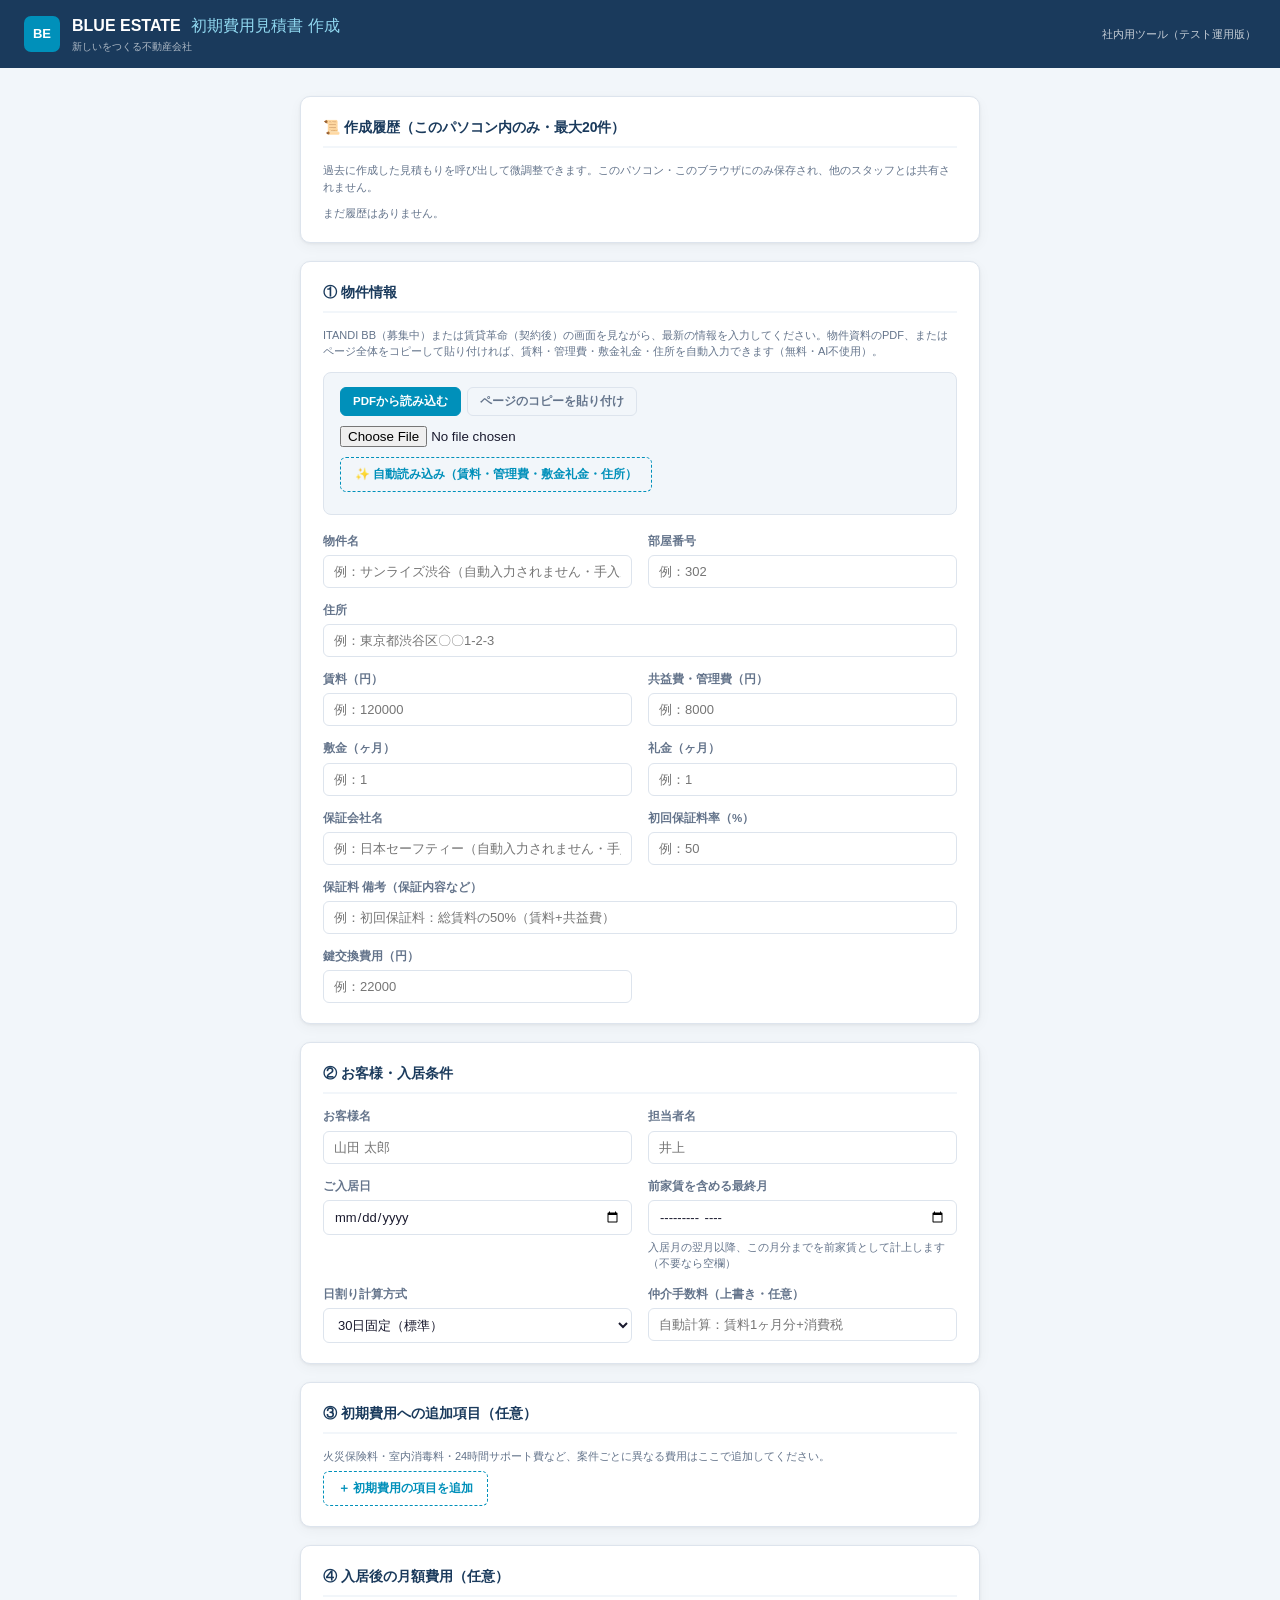
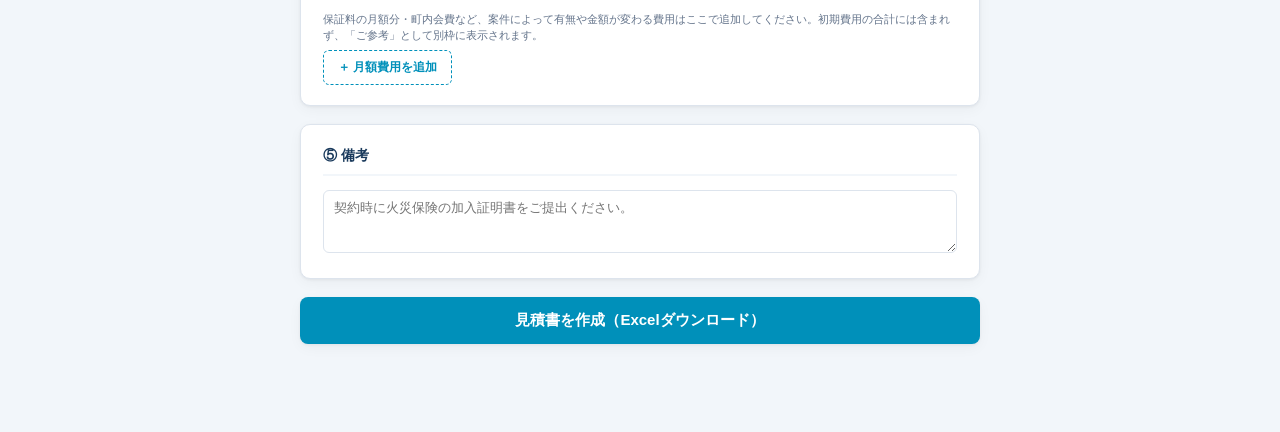
<file: estimate/index.html>
<!DOCTYPE html>
<html lang="ja">
<head>
<meta charset="UTF-8">
<meta name="viewport" content="width=device-width, initial-scale=1">
<title>初期費用見積書 作成 | BLUE ESTATE</title>
<link rel="stylesheet" href="style.css">
</head>
<body>

<header class="hdr">
  <div class="hdr-left">
    <div class="logo-mark">BE</div>
    <div>
      <div class="hdr-title">BLUE ESTATE <span>初期費用見積書 作成</span></div>
      <div class="hdr-sub">新しいをつくる不動産会社</div>
    </div>
  </div>
  <div class="hdr-right">社内用ツール（テスト運用版）</div>
</header>

<main class="main">

  <section class="card" id="history-card">
    <h2 class="card-title">📜 作成履歴（このパソコン内のみ・最大20件）</h2>
    <div class="hint" style="margin-bottom:10px;">過去に作成した見積もりを呼び出して微調整できます。このパソコン・このブラウザにのみ保存され、他のスタッフとは共有されません。</div>
    <div id="history-list"></div>
    <div id="history-empty" class="hint">まだ履歴はありません。</div>
  </section>

  <form id="estimate-form">

    <section class="card">
      <h2 class="card-title">① 物件情報</h2>
      <div class="hint" style="margin-bottom:12px;">ITANDI BB（募集中）または賃貸革命（契約後）の画面を見ながら、最新の情報を入力してください。物件資料のPDF、またはページ全体をコピーして貼り付ければ、賃料・管理費・敷金礼金・住所を自動入力できます（無料・AI不使用）。</div>

      <div class="autofill-box">
        <div class="autofill-tabs">
          <button type="button" class="autofill-tab active" data-tab="pdf">PDFから読み込む</button>
          <button type="button" class="autofill-tab" data-tab="text">ページのコピーを貼り付け</button>
        </div>
        <div class="autofill-pane" data-pane="pdf">
          <input type="file" id="autofillPdf" accept="application/pdf">
        </div>
        <div class="autofill-pane" data-pane="text" hidden>
          <textarea id="autofillText" rows="4" placeholder="物件ページを開いて全選択（Ctrl+A / Cmd+A）→コピーし、ここに貼り付けてください"></textarea>
        </div>
        <button type="button" class="btn-add" id="autofill-run">✨ 自動読み込み（賃料・管理費・敷金礼金・住所）</button>
        <div id="autofill-status" class="hint" style="margin-top:8px;"></div>
        <div id="autofill-reference" class="autofill-reference" hidden>
          <div class="autofill-reference-title">📋 参考：保証会社・その他経費に関する記載（自動入力はされません。読んで③④に手動で追加してください）</div>
          <pre id="autofill-reference-text"></pre>
        </div>
      </div>

      <div class="field-grid">
        <div class="field">
          <label for="propertyName">物件名</label>
          <input type="text" id="propertyName" placeholder="例：サンライズ渋谷（自動入力されません・手入力）" required>
        </div>
        <div class="field">
          <label for="roomNo">部屋番号</label>
          <input type="text" id="roomNo" placeholder="例：302" required>
        </div>
        <div class="field" style="grid-column: 1 / -1;">
          <label for="address">住所</label>
          <input type="text" id="address" placeholder="例：東京都渋谷区〇〇1-2-3">
        </div>
        <div class="field">
          <label for="rent">賃料（円）</label>
          <input type="number" id="rent" placeholder="例：120000" required>
        </div>
        <div class="field">
          <label for="kyoueki">共益費・管理費（円）</label>
          <input type="number" id="kyoueki" placeholder="例：8000">
        </div>
        <div class="field">
          <label for="shikikinMonths">敷金（ヶ月）</label>
          <input type="number" id="shikikinMonths" step="0.5" placeholder="例：1">
        </div>
        <div class="field">
          <label for="reikinMonths">礼金（ヶ月）</label>
          <input type="number" id="reikinMonths" step="0.5" placeholder="例：1">
        </div>
        <div class="field">
          <label for="hoshouGaisha">保証会社名</label>
          <input type="text" id="hoshouGaisha" placeholder="例：日本セーフティー（自動入力されません・手入力）">
        </div>
        <div class="field">
          <label for="hoshouRate">初回保証料率（%）</label>
          <input type="number" id="hoshouRate" step="1" placeholder="例：50">
        </div>
        <div class="field" style="grid-column: 1 / -1;">
          <label for="hoshouNote">保証料 備考（保証内容など）</label>
          <input type="text" id="hoshouNote" placeholder="例：初回保証料：総賃料の50%（賃料+共益費）">
        </div>
        <div class="field">
          <label for="kagiKoukan">鍵交換費用（円）</label>
          <input type="number" id="kagiKoukan" placeholder="例：22000">
        </div>
      </div>
    </section>

    <section class="card">
      <h2 class="card-title">② お客様・入居条件</h2>
      <div class="field-grid">
        <div class="field">
          <label for="customerName">お客様名</label>
          <input type="text" id="customerName" placeholder="山田 太郎" required>
        </div>
        <div class="field">
          <label for="staffName">担当者名</label>
          <input type="text" id="staffName" placeholder="井上">
        </div>
        <div class="field">
          <label for="moveinDate">ご入居日</label>
          <input type="date" id="moveinDate" required>
        </div>
        <div class="field">
          <label for="zenyachinUntil">前家賃を含める最終月</label>
          <input type="month" id="zenyachinUntil">
          <div class="hint">入居月の翌月以降、この月分までを前家賃として計上します（不要なら空欄）</div>
        </div>
        <div class="field">
          <label for="prorationMethod">日割り計算方式</label>
          <select id="prorationMethod">
            <option value="fixed30">30日固定（標準）</option>
            <option value="actual_days">実日数按分</option>
          </select>
        </div>
        <div class="field">
          <label for="chukaiOverride">仲介手数料（上書き・任意）</label>
          <input type="number" id="chukaiOverride" placeholder="自動計算：賃料1ヶ月分+消費税">
        </div>
      </div>
    </section>

    <section class="card">
      <h2 class="card-title">③ 初期費用への追加項目（任意）</h2>
      <div class="hint">火災保険料・室内消毒料・24時間サポート費など、案件ごとに異なる費用はここで追加してください。</div>
      <div id="extra-line-items"></div>
      <button type="button" class="btn-add" id="add-line-item">＋ 初期費用の項目を追加</button>
    </section>

    <section class="card">
      <h2 class="card-title">④ 入居後の月額費用（任意）</h2>
      <div class="hint">保証料の月額分・町内会費など、案件によって有無や金額が変わる費用はここで追加してください。初期費用の合計には含まれず、「ご参考」として別枠に表示されます。</div>
      <div id="monthly-items"></div>
      <button type="button" class="btn-add" id="add-monthly-item">＋ 月額費用を追加</button>
    </section>

    <section class="card">
      <h2 class="card-title">⑤ 備考</h2>
      <div class="field">
        <textarea id="biko" rows="3" placeholder="契約時に火災保険の加入証明書をご提出ください。"></textarea>
      </div>
    </section>

    <button type="submit" class="btn-primary" id="submit-btn">見積書を作成（Excelダウンロード）</button>

    <div id="result" class="result"></div>
  </form>
</main>

<template id="line-item-tpl">
  <div class="dyn-row">
    <select class="li-category">
      <option value="賃料">賃料</option>
      <option value="共益費">共益費</option>
      <option value="前家賃">前家賃</option>
      <option value="敷金・礼金">敷金・礼金</option>
      <option value="保証料">保証料</option>
      <option value="諸費用" selected>諸費用</option>
      <option value="仲介手数料">仲介手数料</option>
    </select>
    <input type="text" class="li-name" placeholder="項目名">
    <input type="number" class="li-amount" placeholder="金額">
    <input type="text" class="li-note" placeholder="備考（任意）">
    <button type="button" class="btn-remove">削除</button>
  </div>
</template>

<template id="monthly-item-tpl">
  <div class="dyn-row">
    <input type="text" class="mi-name" placeholder="例：月額保証料（〇〇）">
    <input type="number" class="mi-amount" placeholder="金額／月">
    <input type="text" class="mi-note" placeholder="備考（任意）">
    <button type="button" class="btn-remove">削除</button>
  </div>
</template>

<script src="calc.js"></script>
<script src="generate.js"></script>
<script src="parse.js"></script>
<script src="vendor/exceljs.min.js"></script>
<script src="vendor/pdf.min.js"></script>
<script src="app.js"></script>
</body>
</html>
</file>
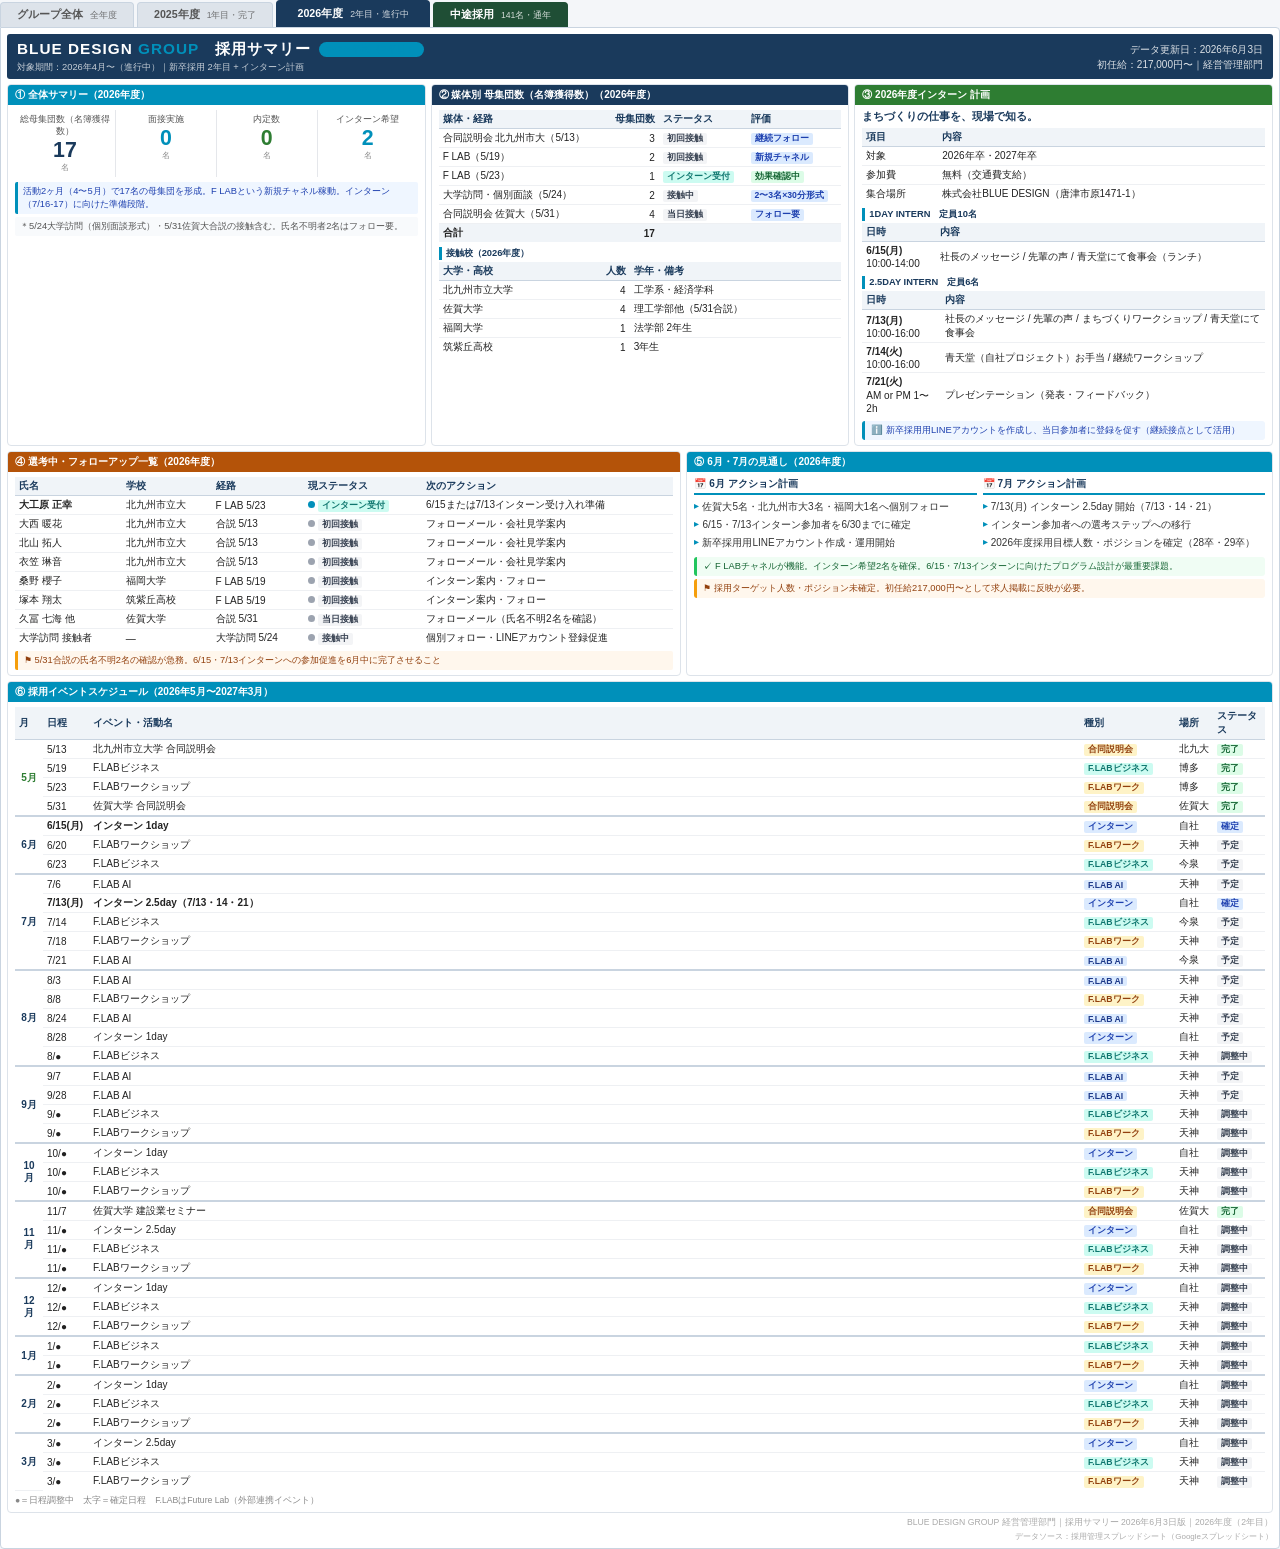
<file: index_recruit.html>
<!DOCTYPE html>
<html lang="ja">
<head>
<meta charset="UTF-8">
<title>BDG 採用サマリー 2026年6月</title>
<style>
  @page { size: A4 landscape; margin: 8mm; }
  * { box-sizing: border-box; margin: 0; padding: 0; }
  body { font-family: "游ゴシック体","Yu Gothic","Hiragino Kaku Gothic ProN",Arial,sans-serif; font-size: 8.5pt; color: #222; background: #f4f6f9; }

  .tab-nav { display: flex; gap: 0; margin-bottom: 0; align-items: flex-end; }
  .tab-btn {
    padding: 5px 16px; font-size: 8pt; font-weight: bold; cursor: pointer;
    border: 1px solid #c9d4e0; border-bottom: none; border-radius: 4px 4px 0 0;
    background: #dde3ea; color: #555; margin-right: 3px; transition: all 0.15s;
  }
  .tab-btn.active { background: #1A3A5C; color: #fff; border-color: #1A3A5C; padding: 6px 20px; }
  .tab-btn:hover:not(.active) { background: #c5cedb; }
  .year-badge { display: inline-block; font-size: 6.5pt; font-weight: normal; margin-left: 4px; opacity: 0.8; }

  .tab-content { display: none; }
  .tab-content.active { display: block; }

  .sheet { background: #fff; border: 1px solid #c9d4e0; border-radius: 0 4px 4px 4px; padding: 6px; }

  .header { background: #1A3A5C; color: #fff; padding: 5px 10px; display: flex; justify-content: space-between; align-items: center; margin-bottom: 5px; border-radius: 3px; }
  .header-title { font-size: 11.5pt; font-weight: bold; letter-spacing: 1px; }
  .header-title span { color: #0090BA; }
  .header-sub { font-size: 7pt; opacity: 0.75; margin-top: 1px; }
  .header-meta { font-size: 7.5pt; opacity: 0.85; text-align: right; line-height: 1.5; }
  .year-tag { display: inline-block; background: #0090BA; color: #fff; font-size: 7pt; padding: 1px 7px; border-radius: 10px; margin-left: 8px; vertical-align: middle; }

  .grid-top { display: grid; grid-template-columns: 1fr 1fr 1fr; gap: 5px; margin-bottom: 5px; }
  .grid-bot { display: grid; grid-template-columns: 1.15fr 1fr; gap: 5px; }
  .grid-2 { display: grid; grid-template-columns: 1fr 1fr; gap: 5px; margin-bottom: 5px; }

  .card { border: 1px solid #dde3ea; border-radius: 4px; overflow: hidden; background: #fff; }
  .card-header { background: #1A3A5C; color: #fff; font-size: 7.5pt; font-weight: bold; padding: 3px 7px; }
  .card-header.accent { background: #0090BA; }
  .card-header.green  { background: #2e7d32; }
  .card-header.orange { background: #b45309; }
  .card-header.life   { background: #1f5fa6; }
  .card-body { padding: 5px 7px; }

  .kpi-row { display: flex; gap: 0; }
  .kpi-box { text-align: center; flex: 1; padding: 4px 2px; border-right: 1px solid #e5e7eb; }
  .kpi-box:last-child { border-right: none; }
  .kpi-label { font-size: 6.5pt; color: #555; margin-bottom: 2px; }
  .kpi-num   { font-size: 16pt; font-weight: bold; color: #1A3A5C; line-height: 1; }
  .kpi-num.blue  { color: #0090BA; }
  .kpi-num.green { color: #2e7d32; }
  .kpi-num.red   { color: #dc2626; }
  .kpi-sub   { font-size: 6pt; color: #888; margin-top: 1px; }

  .rate-bar { margin-top: 4px; }
  .rate-bar-track { background: #e5e7eb; border-radius: 2px; height: 5px; }
  .rate-bar-fill  { border-radius: 2px; height: 5px; }
  .rate-label { display: flex; justify-content: space-between; font-size: 6.5pt; color: #666; margin-top: 1px; }

  table { width: 100%; border-collapse: collapse; font-size: 7.5pt; }
  th { background: #f0f4f8; font-weight: bold; padding: 2px 4px; text-align: left; border-bottom: 1px solid #c9d4e0; color: #1A3A5C; }
  td { padding: 2px 4px; border-bottom: 1px solid #eef0f3; vertical-align: middle; }
  tr:last-child td { border-bottom: none; }
  td.num { text-align: right; font-variant-numeric: tabular-nums; }
  .total-row { background: #f0f4f8; font-weight: bold; }

  .badge { display: inline-block; border-radius: 2px; padding: 0px 4px; font-size: 6.5pt; font-weight: bold; white-space: nowrap; }
  .badge-blue   { background: #dbeafe; color: #1e40af; }
  .badge-green  { background: #dcfce7; color: #166534; }
  .badge-red    { background: #fee2e2; color: #991b1b; }
  .badge-gray   { background: #f3f4f6; color: #374151; }
  .badge-orange { background: #fef3c7; color: #92400e; }
  .badge-teal   { background: #ccfbf1; color: #0f766e; }
  .badge-life   { background: #dbeafe; color: #1e3a8a; }

  .dot { display: inline-block; width: 7px; height: 7px; border-radius: 50%; margin-right: 3px; vertical-align: middle; flex-shrink: 0; }
  .dot-green  { background: #22c55e; }
  .dot-blue   { background: #0090BA; }
  .dot-orange { background: #f59e0b; }
  .dot-gray   { background: #9ca3af; }
  .dot-red    { background: #dc2626; }

  .outlook-cols { display: flex; gap: 6px; }
  .outlook-col  { flex: 1; }
  .outlook-month { font-weight: bold; font-size: 7.5pt; color: #1A3A5C; border-bottom: 2px solid #0090BA; margin-bottom: 3px; padding-bottom: 2px; }
  .outlook-item { font-size: 7.5pt; color: #333; padding: 2px 0 2px 8px; position: relative; }
  .outlook-item::before { content: "▸"; color: #0090BA; position: absolute; left: 0; }
  .alert-box { margin-top: 4px; padding: 3px 6px; border-radius: 3px; font-size: 7pt; }
  .alert-warn  { background: #fff7ed; border-left: 3px solid #f59e0b; color: #92400e; }
  .alert-good  { background: #f0fdf4; border-left: 3px solid #22c55e; color: #166534; }
  .alert-info  { background: #eff6ff; border-left: 3px solid #0090BA; color: #1e40af; }

  .sec-label { font-size: 7pt; font-weight: bold; color: #1A3A5C; margin: 5px 0 2px; padding-left: 4px; border-left: 3px solid #0090BA; }

  .timeline { margin-top: 3px; }
  .timeline-row { display: flex; align-items: flex-start; gap: 4px; padding: 2px 0; font-size: 7pt; border-bottom: 1px dotted #e5e7eb; }
  .timeline-row:last-child { border-bottom: none; }
  .timeline-date { color: #1A3A5C; font-weight: bold; white-space: nowrap; min-width: 52px; }
  .timeline-text { color: #444; flex: 1; }

  .footer { text-align: right; font-size: 6.5pt; color: #aaa; margin-top: 4px; }
  .data-src { font-size: 6pt; color: #aaa; margin-top: 2px; text-align: right; }

  @media print {
    body { background: #fff; }
    .tab-nav { display: none; }
    .tab-content { display: none !important; }
    .tab-content.active { display: block !important; }
    .sheet { border: none; padding: 0; }
  }
</style>
</head>
<body>

<!-- タブナビ -->
<div class="tab-nav">
  <div class="tab-btn" id="tab-all"    onclick="switchTab('all')">グループ全体 <span class="year-badge">全年度</span></div>
  <div class="tab-btn" id="tab-fy2025" onclick="switchTab('fy2025')">2025年度 <span class="year-badge">1年目・完了</span></div>
  <div class="tab-btn active" id="tab-fy2026" onclick="switchTab('fy2026')">2026年度 <span class="year-badge">2年目・進行中</span></div>
  <div class="tab-btn" id="tab-chuto" onclick="switchTab('chuto')" style="background:#1f4e35;color:#fff;border-color:#1f4e35;">中途採用 <span class="year-badge">141名・通年</span></div>
</div>

<!-- ════ TAB: グループ全体 ════ -->
<div class="tab-content" id="content-all">
<div class="sheet">
  <div class="header">
    <div>
      <div class="header-title">BLUE DESIGN <span>GROUP</span>　採用サマリー<span class="year-tag">全年度</span></div>
      <div class="header-sub">新卒・中途 採用状況レポート｜2025年度〜2026年度 累計</div>
    </div>
    <div class="header-meta">データ更新日：2026年6月3日<br>対象：2年間累計｜経営管理部門</div>
  </div>

  <div class="grid-top">
    <!-- ① 全体KPI -->
    <div class="card">
      <div class="card-header accent">① 全体サマリー（2年間累計）</div>
      <div class="card-body">
        <div class="kpi-row">
          <div class="kpi-box"><div class="kpi-label">総母集団数（名簿獲得数）</div><div class="kpi-num">35</div><div class="kpi-sub">名</div></div>
          <div class="kpi-box"><div class="kpi-label">面接実施</div><div class="kpi-num blue">2</div><div class="kpi-sub">名</div></div>
          <div class="kpi-box"><div class="kpi-label">内定数</div><div class="kpi-num green">2</div><div class="kpi-sub">名</div></div>
          <div class="kpi-box"><div class="kpi-label">入社数</div><div class="kpi-num">1</div><div class="kpi-sub">名</div></div>
          <div class="kpi-box"><div class="kpi-label">辞退数</div><div class="kpi-num red">2</div><div class="kpi-sub">名</div></div>
        </div>
        <div style="margin-top:5px;">
          <div class="rate-bar"><div class="rate-label"><span>母集団→面接率</span><span style="font-weight:bold;color:#0090BA;">5.7%</span></div><div class="rate-bar-track"><div class="rate-bar-fill" style="width:5.7%;background:#0090BA;"></div></div></div>
          <div class="rate-bar" style="margin-top:3px;"><div class="rate-label"><span>内定→入社率</span><span style="font-weight:bold;color:#2e7d32;">50%</span></div><div class="rate-bar-track"><div class="rate-bar-fill" style="width:50%;background:#2e7d32;"></div></div></div>
        </div>
        <table style="margin-top:5px;">
          <tr><th></th><th style="text-align:right;">母集団数</th><th style="text-align:right;">内定</th><th style="text-align:right;">入社</th></tr>
          <tr><td>2025年度（1年目）</td><td class="num">18</td><td class="num">2</td><td class="num">1</td></tr>
          <tr><td>2026年度（2年目）</td><td class="num">17</td><td class="num">0</td><td class="num">—</td></tr>
          <tr class="total-row"><td>合計</td><td class="num">35</td><td class="num">2</td><td class="num">1</td></tr>
        </table>
      </div>
    </div>

    <!-- ② 媒体別 -->
    <div class="card">
      <div class="card-header">② 媒体別 応募数・効果（2年間）</div>
      <div class="card-body">
        <table>
          <tr><th>媒体・経路</th><th style="text-align:right;">母集団数</th><th style="text-align:right;">内定</th><th>評価</th><th>年度</th></tr>
          <tr><td>会社説明会（西日本工業大）</td><td class="num">4</td><td class="num">1</td><td><span class="badge badge-green">高効果</span></td><td>25年度</td></tr>
          <tr><td>建築備品デザイン講習（久留米工大）</td><td class="num">9</td><td class="num">0</td><td><span class="badge badge-orange">母集団形成</span></td><td>25年度</td></tr>
          <tr><td>建設業界セミナー（佐賀大）</td><td class="num">3</td><td class="num">0</td><td><span class="badge badge-orange">インターン済</span></td><td>25年度</td></tr>
          <tr><td>直接応募（福岡工業高校）</td><td class="num">1</td><td class="num">1</td><td><span class="badge badge-green">入社済</span></td><td>25年度</td></tr>
          <tr><td>合同説明会 北九州（5/13）</td><td class="num">3</td><td class="num">0</td><td><span class="badge badge-gray">接触中</span></td><td>26年度</td></tr>
          <tr><td>F LAB（5/19・5/23）</td><td class="num">3</td><td class="num">0</td><td><span class="badge badge-blue">インターン予定</span></td><td>26年度</td></tr>
          <tr><td>合同説明会 佐賀大（5/31）</td><td class="num">4</td><td class="num">0</td><td><span class="badge badge-gray">フォロー中</span></td><td>26年度</td></tr>
          <tr><td>大学訪問・個別面談（5/24）</td><td class="num">2</td><td class="num">0</td><td><span class="badge badge-blue">接続中</span></td><td>26年度</td></tr>
          <tr class="total-row"><td>合計</td><td class="num">35</td><td class="num">2</td><td></td><td></td></tr>
        </table>
      </div>
    </div>

    <!-- ③ 年度比較 -->
    <div class="card">
      <div class="card-header green">③ 年度別比較 / 2026年度 今後の予定</div>
      <div class="card-body">
        <table>
          <tr><th>指標</th><th style="text-align:right;">2025年度</th><th style="text-align:right;">2026年度</th></tr>
          <tr><td>母集団数（名簿獲得数）</td><td class="num">18名</td><td class="num">17名</td></tr>
          <tr><td>面接数</td><td class="num">2名</td><td class="num">0名</td></tr>
          <tr><td>内定数</td><td class="num">2名</td><td class="num">0名</td></tr>
          <tr><td>入社数</td><td class="num">1名</td><td class="num">—</td></tr>
          <tr><td>インターン参加</td><td class="num">5名</td><td class="num">2名希望（6/15・7/13）</td></tr>
          <tr><td>初任給</td><td class="num">—</td><td class="num">217,000円〜</td></tr>
        </table>
        <div class="sec-label" style="margin-top:6px;">📅 2026年度インターン スケジュール</div>
        <div class="timeline">
          <div class="timeline-row"><span class="timeline-date">6/15(月)</span><span class="timeline-text">インターン 1day 開催</span></div>
          <div class="timeline-row"><span class="timeline-date">7/13(月)</span><span class="timeline-text">インターン 2.5day 開催（7/13・14・21）</span></div>
        </div>
      </div>
    </div>
  </div>
  <div class="footer">BLUE DESIGN GROUP 経営管理部門｜採用サマリー 2026年6月3日版｜全年度表示</div>
  <div class="data-src">データソース：採用管理スプレッドシート（Googleスプレッドシート）</div>
</div>
</div>


<!-- ════ TAB: 2025年度 ════ -->
<div class="tab-content" id="content-fy2025">
<div class="sheet">
  <div class="header">
    <div>
      <div class="header-title">BLUE DESIGN <span>GROUP</span>　採用サマリー<span class="year-tag">2025年度（1年目）</span></div>
      <div class="header-sub">対象期間：2025年4月〜2026年3月｜新卒採用 初年度の記録</div>
    </div>
    <div class="header-meta">データ更新日：2026年6月3日<br>活動期間：2025/4〜2026/3｜経営管理部門</div>
  </div>

  <div class="grid-top">
    <div class="card">
      <div class="card-header accent">① 全体サマリー（2025年度）</div>
      <div class="card-body">
        <div class="kpi-row">
          <div class="kpi-box"><div class="kpi-label">総母集団数（名簿獲得数）</div><div class="kpi-num">18</div><div class="kpi-sub">名</div></div>
          <div class="kpi-box"><div class="kpi-label">面接実施</div><div class="kpi-num blue">2</div><div class="kpi-sub">名</div></div>
          <div class="kpi-box"><div class="kpi-label">内定数</div><div class="kpi-num green">2</div><div class="kpi-sub">名</div></div>
          <div class="kpi-box"><div class="kpi-label">入社数</div><div class="kpi-num">1</div><div class="kpi-sub">名</div></div>
        </div>
        <div style="margin-top:5px;">
          <div class="rate-bar"><div class="rate-label"><span>母集団→面接率</span><span style="font-weight:bold;color:#0090BA;">11.1%</span></div><div class="rate-bar-track"><div class="rate-bar-fill" style="width:11.1%;background:#0090BA;"></div></div></div>
          <div class="rate-bar" style="margin-top:3px;"><div class="rate-label"><span>面接→内定率</span><span style="font-weight:bold;color:#2e7d32;">100%</span></div><div class="rate-bar-track"><div class="rate-bar-fill" style="width:100%;background:#2e7d32;"></div></div></div>
          <div class="rate-bar" style="margin-top:3px;"><div class="rate-label"><span>内定→入社率</span><span style="font-weight:bold;color:#1A3A5C;">50%</span></div><div class="rate-bar-track"><div class="rate-bar-fill" style="width:50%;background:#1A3A5C;"></div></div></div>
        </div>
        <div style="margin-top:4px;padding:3px 5px;background:#f0fdf4;border-left:3px solid #22c55e;border-radius:2px;font-size:7pt;color:#166534;">
          ✓ 初年度：面接→内定率100%。小規模接触から確実な成果を出した。
        </div>
      </div>
    </div>

    <div class="card">
      <div class="card-header">② 媒体別 応募数・効果</div>
      <div class="card-body">
        <table>
          <tr><th>媒体・経路</th><th style="text-align:right;">母集団数（名簿獲得数）</th><th style="text-align:right;">内定</th><th style="text-align:right;">入社</th><th>評価</th></tr>
          <tr><td>会社説明会（西日本工業大学）</td><td class="num">4</td><td class="num">1</td><td class="num">0</td><td><span class="badge badge-green">最高効果</span></td></tr>
          <tr><td>建設業界セミナー（佐賀大学）</td><td class="num">3</td><td class="num">0</td><td class="num">0</td><td><span class="badge badge-orange">インターン済</span></td></tr>
          <tr><td>建築備品デザイン講習（久留米工大）</td><td class="num">9</td><td class="num">0</td><td class="num">0</td><td><span class="badge badge-orange">母集団形成</span></td></tr>
          <tr><td>インターンチラシ（福岡大学）</td><td class="num">1</td><td class="num">0</td><td class="num">0</td><td><span class="badge badge-gray">接触中</span></td></tr>
          <tr><td>直接応募（福岡工業高校）</td><td class="num">1</td><td class="num">1</td><td class="num">1</td><td><span class="badge badge-green">入社済</span></td></tr>
          <tr><td>不明・その他</td><td class="num">1</td><td class="num">0</td><td class="num">0</td><td><span class="badge badge-gray">—</span></td></tr>
          <tr class="total-row"><td>合計</td><td class="num">18</td><td class="num">2</td><td class="num">1</td><td></td></tr>
        </table>
      </div>
    </div>

    <div class="card">
      <div class="card-header green">③ 職種・学校別</div>
      <div class="card-body">
        <table>
          <tr><th>区分</th><th style="text-align:right;">人数</th><th>状況</th></tr>
          <tr><td>正社員（賃貸営業）</td><td class="num">1</td><td><span class="badge badge-green">入社済</span></td></tr>
          <tr><td>新卒採用（BLUE DESIGN）</td><td class="num">1</td><td><span class="badge badge-blue">内定応諾済</span></td></tr>
          <tr><td>インターン参加済み</td><td class="num">5</td><td><span class="badge badge-orange">選考検討中</span></td></tr>
          <tr><td>接触のみ・検討中</td><td class="num">12</td><td><span class="badge badge-gray">フォロー中</span></td></tr>
        </table>
        <div style="font-size:7pt;font-weight:bold;color:#1A3A5C;margin:5px 0 2px;">学校別</div>
        <table>
          <tr><th>大学・高校</th><th style="text-align:right;">人数</th><th>経路</th></tr>
          <tr><td>久留米工業大学</td><td class="num">9</td><td>建築備品デザイン講習</td></tr>
          <tr><td>西日本工業大学</td><td class="num">4</td><td>会社説明会</td></tr>
          <tr><td>佐賀大学</td><td class="num">3</td><td>建設業界セミナー</td></tr>
          <tr><td>福岡大学</td><td class="num">1</td><td>インターンチラシ</td></tr>
          <tr><td>福岡工業高校</td><td class="num">1</td><td>直接応募</td></tr>
        </table>
      </div>
    </div>
  </div>

  <div class="grid-bot">
    <div class="card">
      <div class="card-header orange">④ 選考中・フォローアップ一覧</div>
      <div class="card-body">
        <table>
          <tr><th>氏名</th><th>学校</th><th>経路</th><th>現ステータス</th><th>次のアクション</th></tr>
          <tr><td><b>松本 海央</b></td><td>西日本工業大</td><td>会社説明会</td><td><span class="dot dot-green"></span><span class="badge badge-green">内定応諾済</span></td><td>入社日・配属確定</td></tr>
          <tr><td>寺本 想</td><td>西日本工業大</td><td>会社説明会</td><td><span class="dot dot-orange"></span><span class="badge badge-orange">インターン済</span></td><td>1次面接の可否判断</td></tr>
          <tr><td>堤 凜音南</td><td>西日本工業大</td><td>会社説明会</td><td><span class="dot dot-orange"></span><span class="badge badge-orange">インターン済</span></td><td>1次面接の可否判断</td></tr>
          <tr><td>城山 裕来</td><td>佐賀大学</td><td>建設業界セミナー</td><td><span class="dot dot-orange"></span><span class="badge badge-orange">インターン済</span></td><td>1次面接（修士1年）</td></tr>
          <tr><td>宮本 匠</td><td>佐賀大学</td><td>建設業界セミナー</td><td><span class="dot dot-orange"></span><span class="badge badge-orange">インターン済</span></td><td>1次面接の可否判断</td></tr>
          <tr><td>吉田 てる</td><td>佐賀大学</td><td>建設業界セミナー</td><td><span class="dot dot-orange"></span><span class="badge badge-orange">インターン済</span></td><td>1次面接の可否判断</td></tr>
          <tr><td>藤原 輝</td><td>福岡大学</td><td>インターンチラシ</td><td><span class="dot dot-gray"></span><span class="badge badge-gray">メール送信済</span></td><td>インターン参加意向確認</td></tr>
          <tr><td>久留米工大 9名</td><td>久留米工業大学</td><td>建築備品デザイン講習</td><td><span class="dot dot-gray"></span><span class="badge badge-gray">名刺接触</span></td><td>進路確定者の整理・クローズ推奨</td></tr>
        </table>
        <div style="margin-top:4px;padding:3px 6px;background:#fff7ed;border-left:3px solid #f59e0b;border-radius:2px;font-size:7pt;color:#92400e;">
          ⚑ インターン済5名への1次面接打診を6月中旬までに完了しないと他社内定リスクあり
        </div>
      </div>
    </div>

    <div class="card">
      <div class="card-header accent">⑤ 2025年度 残課題 / 振り返り</div>
      <div class="card-body">
        <div class="outlook-cols">
          <div class="outlook-col">
            <div class="outlook-month">📋 1年目 振り返り</div>
            <div class="outlook-item">会社説明会・直接応募が高効果（4名接触→1名内定）</div>
            <div class="outlook-item">久留米工大講習は母集団形成には有効だが早期接触の仕組みが必要</div>
            <div class="outlook-item">辞退2名：接触〜内定の期間が長いと意欲低下リスク</div>
          </div>
        </div>
        <div class="alert-box alert-warn" style="margin-top:5px;">⚑ 松本海央さん（内定応諾済）の入社手続きを最優先で進めること</div>
      </div>
    </div>
  </div>
  <div class="footer">BLUE DESIGN GROUP 経営管理部門｜採用サマリー 2026年6月3日版｜2025年度（1年目）</div>
</div>
</div>


<!-- ════ TAB: 2026年度（新卒） ════ -->
<div class="tab-content active" id="content-fy2026">
<div class="sheet">
  <div class="header">
    <div>
      <div class="header-title">BLUE DESIGN <span>GROUP</span>　採用サマリー<span class="year-tag">2026年度（2年目）</span></div>
      <div class="header-sub">対象期間：2026年4月〜（進行中）｜新卒採用 2年目 + インターン計画</div>
    </div>
    <div class="header-meta">データ更新日：2026年6月3日<br>初任給：217,000円〜｜経営管理部門</div>
  </div>

  <div class="grid-top">
    <!-- ① KPI -->
    <div class="card">
      <div class="card-header accent">① 全体サマリー（2026年度）</div>
      <div class="card-body">
        <div class="kpi-row">
          <div class="kpi-box"><div class="kpi-label">総母集団数（名簿獲得数）</div><div class="kpi-num">17</div><div class="kpi-sub">名</div></div>
          <div class="kpi-box"><div class="kpi-label">面接実施</div><div class="kpi-num blue">0</div><div class="kpi-sub">名</div></div>
          <div class="kpi-box"><div class="kpi-label">内定数</div><div class="kpi-num green">0</div><div class="kpi-sub">名</div></div>
          <div class="kpi-box"><div class="kpi-label">インターン希望</div><div class="kpi-num" style="color:#0090BA;">2</div><div class="kpi-sub">名</div></div>
        </div>
        <div style="margin-top:5px;padding:3px 5px;background:#eff6ff;border-left:3px solid #0090BA;border-radius:2px;font-size:7pt;color:#1e40af;">
          活動2ヶ月（4〜5月）で17名の母集団を形成。F LABという新規チャネル稼動。インターン（7/16-17）に向けた準備段階。
        </div>
        <div style="margin-top:3px;padding:3px 5px;background:#f8fafc;border-radius:2px;font-size:7pt;color:#555;">
          ＊5/24大学訪問（個別面談形式）・5/31佐賀大合説の接触含む。氏名不明者2名はフォロー要。
        </div>
      </div>
    </div>

    <!-- ② 媒体別 -->
    <div class="card">
      <div class="card-header">② 媒体別 母集団数（名簿獲得数）（2026年度）</div>
      <div class="card-body">
        <table>
          <tr><th>媒体・経路</th><th style="text-align:right;">母集団数</th><th>ステータス</th><th>評価</th></tr>
          <tr><td>合同説明会 北九州市大（5/13）</td><td class="num">3</td><td><span class="badge badge-gray">初回接触</span></td><td><span class="badge badge-blue">継続フォロー</span></td></tr>
          <tr><td>F LAB（5/19）</td><td class="num">2</td><td><span class="badge badge-gray">初回接触</span></td><td><span class="badge badge-blue">新規チャネル</span></td></tr>
          <tr><td>F LAB（5/23）</td><td class="num">1</td><td><span class="badge badge-teal">インターン受付</span></td><td><span class="badge badge-green">効果確認中</span></td></tr>
          <tr><td>大学訪問・個別面談（5/24）</td><td class="num">2</td><td><span class="badge badge-gray">接触中</span></td><td><span class="badge badge-blue">2〜3名×30分形式</span></td></tr>
          <tr><td>合同説明会 佐賀大（5/31）</td><td class="num">4</td><td><span class="badge badge-gray">当日接触</span></td><td><span class="badge badge-blue">フォロー要</span></td></tr>
          <tr class="total-row"><td>合計</td><td class="num">17</td><td></td><td></td></tr>
        </table>
        <div class="sec-label" style="margin-top:5px;">接触校（2026年度）</div>
        <table style="margin-top:2px;">
          <tr><th>大学・高校</th><th style="text-align:right;">人数</th><th>学年・備考</th></tr>
          <tr><td>北九州市立大学</td><td class="num">4</td><td>工学系・経済学科</td></tr>
          <tr><td>佐賀大学</td><td class="num">4</td><td>理工学部他（5/31合説）</td></tr>
          <tr><td>福岡大学</td><td class="num">1</td><td>法学部 2年生</td></tr>
          <tr><td>筑紫丘高校</td><td class="num">1</td><td>3年生</td></tr>
        </table>
      </div>
    </div>

    <!-- ③ インターン計画 -->
    <div class="card">
      <div class="card-header green">③ 2026年度インターン 計画</div>
      <div class="card-body">
        <div style="font-size:8pt;font-weight:bold;color:#1A3A5C;margin-bottom:4px;">まちづくりの仕事を、現場で知る。</div>
        <table>
          <tr><th>項目</th><th>内容</th></tr>
          <tr><td>対象</td><td>2026年卒・2027年卒</td></tr>
          <tr><td>参加費</td><td>無料（交通費支給）</td></tr>
          <tr><td>集合場所</td><td>株式会社BLUE DESIGN（唐津市原1471-1）</td></tr>
        </table>
        <div class="sec-label" style="margin-top:5px;">1DAY INTERN　定員10名</div>
        <table style="margin-top:2px;">
          <tr><th>日時</th><th>内容</th></tr>
          <tr><td><b>6/15(月)</b><br>10:00-14:00</td><td>社長のメッセージ / 先輩の声 / 青天堂にて食事会（ランチ）</td></tr>
        </table>
        <div class="sec-label" style="margin-top:5px;">2.5DAY INTERN　定員6名</div>
        <table style="margin-top:2px;">
          <tr><th>日時</th><th>内容</th></tr>
          <tr><td><b>7/13(月)</b><br>10:00-16:00</td><td>社長のメッセージ / 先輩の声 / まちづくりワークショップ / 青天堂にて食事会</td></tr>
          <tr><td><b>7/14(火)</b><br>10:00-16:00</td><td>青天堂（自社プロジェクト）お手当 / 継続ワークショップ</td></tr>
          <tr><td><b>7/21(火)</b><br>AM or PM 1〜2h</td><td>プレゼンテーション（発表・フィードバック）</td></tr>
        </table>
        <div class="alert-box alert-info" style="margin-top:5px;">ℹ️ 新卒採用用LINEアカウントを作成し、当日参加者に登録を促す（継続接点として活用）</div>
      </div>
    </div>
  </div>

  <div class="grid-bot">
    <!-- ④ 選考中一覧 -->
    <div class="card">
      <div class="card-header orange">④ 選考中・フォローアップ一覧（2026年度）</div>
      <div class="card-body">
        <table>
          <tr><th>氏名</th><th>学校</th><th>経路</th><th>現ステータス</th><th>次のアクション</th></tr>
          <tr><td><b>大工原 正幸</b></td><td>北九州市立大</td><td>F LAB 5/23</td><td><span class="dot dot-blue"></span><span class="badge badge-teal">インターン受付</span></td><td>6/15または7/13インターン受け入れ準備</td></tr>
          <tr><td>大西 暖花</td><td>北九州市立大</td><td>合説 5/13</td><td><span class="dot dot-gray"></span><span class="badge badge-gray">初回接触</span></td><td>フォローメール・会社見学案内</td></tr>
          <tr><td>北山 拓人</td><td>北九州市立大</td><td>合説 5/13</td><td><span class="dot dot-gray"></span><span class="badge badge-gray">初回接触</span></td><td>フォローメール・会社見学案内</td></tr>
          <tr><td>衣笠 琳音</td><td>北九州市立大</td><td>合説 5/13</td><td><span class="dot dot-gray"></span><span class="badge badge-gray">初回接触</span></td><td>フォローメール・会社見学案内</td></tr>
          <tr><td>桑野 櫻子</td><td>福岡大学</td><td>F LAB 5/19</td><td><span class="dot dot-gray"></span><span class="badge badge-gray">初回接触</span></td><td>インターン案内・フォロー</td></tr>
          <tr><td>塚本 翔太</td><td>筑紫丘高校</td><td>F LAB 5/19</td><td><span class="dot dot-gray"></span><span class="badge badge-gray">初回接触</span></td><td>インターン案内・フォロー</td></tr>
          <tr><td>久冨 七海 他</td><td>佐賀大学</td><td>合説 5/31</td><td><span class="dot dot-gray"></span><span class="badge badge-gray">当日接触</span></td><td>フォローメール（氏名不明2名を確認）</td></tr>
          <tr><td>大学訪問 接触者</td><td>—</td><td>大学訪問 5/24</td><td><span class="dot dot-gray"></span><span class="badge badge-gray">接触中</span></td><td>個別フォロー・LINEアカウント登録促進</td></tr>
        </table>
        <div style="margin-top:4px;padding:3px 6px;background:#fff7ed;border-left:3px solid #f59e0b;border-radius:2px;font-size:7pt;color:#92400e;">
          ⚑ 5/31合説の氏名不明2名の確認が急務。6/15・7/13インターンへの参加促進を6月中に完了させること
        </div>
      </div>
    </div>

    <!-- ⑤ 6月以降の見通し -->
    <div class="card">
      <div class="card-header accent">⑤ 6月・7月の見通し（2026年度）</div>
      <div class="card-body">
        <div class="outlook-cols">
          <div class="outlook-col">
            <div class="outlook-month">📅 6月 アクション計画</div>
            <div class="outlook-item">佐賀大5名・北九州市大3名・福岡大1名へ個別フォロー</div>
            <div class="outlook-item">6/15・7/13インターン参加者を6/30までに確定</div>
            <div class="outlook-item">新卒採用用LINEアカウント作成・運用開始</div>
          </div>
          <div class="outlook-col">
            <div class="outlook-month">📅 7月 アクション計画</div>
            <div class="outlook-item">7/13(月) インターン 2.5day 開始（7/13・14・21）</div>
            <div class="outlook-item">インターン参加者への選考ステップへの移行</div>
            <div class="outlook-item">2026年度採用目標人数・ポジションを確定（28卒・29卒）</div>
          </div>
        </div>
        <div class="alert-box alert-good" style="margin-top:5px;">✓ F LABチャネルが機能。インターン希望2名を確保。6/15・7/13インターンに向けたプログラム設計が最重要課題。</div>
        <div class="alert-box alert-warn" style="margin-top:3px;">⚑ 採用ターゲット人数・ポジション未確定。初任給217,000円〜として求人掲載に反映が必要。</div>
      </div>
    </div>
  </div>
  <!-- ⑥ 採用イベントスケジュール -->
  <div class="card" style="margin-top:5px;">
    <div class="card-header accent">⑥ 採用イベントスケジュール（2026年5月〜2027年3月）</div>
    <div class="card-body">
      <table>
        <tr><th style="width:28px;">月</th><th style="width:46px;">日程</th><th>イベント・活動名</th><th style="width:95px;">種別</th><th style="width:38px;">場所</th><th style="width:52px;">ステータス</th></tr>
        <tr><td rowspan="4" style="font-weight:bold;color:#2e7d32;text-align:center;vertical-align:middle;">5月</td><td>5/13</td><td>北九州市立大学 合同説明会</td><td><span class="badge badge-orange">合同説明会</span></td><td>北九大</td><td><span class="badge badge-green">完了</span></td></tr>
        <tr><td>5/19</td><td>F.LABビジネス</td><td><span class="badge badge-teal">F.LABビジネス</span></td><td>博多</td><td><span class="badge badge-green">完了</span></td></tr>
        <tr><td>5/23</td><td>F.LABワークショップ</td><td><span class="badge badge-orange">F.LABワーク</span></td><td>博多</td><td><span class="badge badge-green">完了</span></td></tr>
        <tr style="border-bottom:2px solid #c9d4e0;"><td>5/31</td><td>佐賀大学 合同説明会</td><td><span class="badge badge-orange">合同説明会</span></td><td>佐賀大</td><td><span class="badge badge-green">完了</span></td></tr>
        <tr><td rowspan="3" style="font-weight:bold;color:#1A3A5C;text-align:center;vertical-align:middle;">6月</td><td><b>6/15(月)</b></td><td><b>インターン 1day</b></td><td><span class="badge badge-blue">インターン</span></td><td>自社</td><td><span class="badge badge-blue">確定</span></td></tr>
        <tr><td>6/20</td><td>F.LABワークショップ</td><td><span class="badge badge-orange">F.LABワーク</span></td><td>天神</td><td><span class="badge badge-gray">予定</span></td></tr>
        <tr style="border-bottom:2px solid #c9d4e0;"><td>6/23</td><td>F.LABビジネス</td><td><span class="badge badge-teal">F.LABビジネス</span></td><td>今泉</td><td><span class="badge badge-gray">予定</span></td></tr>
        <tr><td rowspan="5" style="font-weight:bold;color:#1A3A5C;text-align:center;vertical-align:middle;">7月</td><td>7/6</td><td>F.LAB AI</td><td><span class="badge badge-life">F.LAB AI</span></td><td>天神</td><td><span class="badge badge-gray">予定</span></td></tr>
        <tr><td><b>7/13(月)</b></td><td><b>インターン 2.5day（7/13・14・21）</b></td><td><span class="badge badge-blue">インターン</span></td><td>自社</td><td><span class="badge badge-blue">確定</span></td></tr>
        <tr><td>7/14</td><td>F.LABビジネス</td><td><span class="badge badge-teal">F.LABビジネス</span></td><td>今泉</td><td><span class="badge badge-gray">予定</span></td></tr>
        <tr><td>7/18</td><td>F.LABワークショップ</td><td><span class="badge badge-orange">F.LABワーク</span></td><td>天神</td><td><span class="badge badge-gray">予定</span></td></tr>
        <tr style="border-bottom:2px solid #c9d4e0;"><td>7/21</td><td>F.LAB AI</td><td><span class="badge badge-life">F.LAB AI</span></td><td>今泉</td><td><span class="badge badge-gray">予定</span></td></tr>
        <tr><td rowspan="5" style="font-weight:bold;color:#1A3A5C;text-align:center;vertical-align:middle;">8月</td><td>8/3</td><td>F.LAB AI</td><td><span class="badge badge-life">F.LAB AI</span></td><td>天神</td><td><span class="badge badge-gray">予定</span></td></tr>
        <tr><td>8/8</td><td>F.LABワークショップ</td><td><span class="badge badge-orange">F.LABワーク</span></td><td>天神</td><td><span class="badge badge-gray">予定</span></td></tr>
        <tr><td>8/24</td><td>F.LAB AI</td><td><span class="badge badge-life">F.LAB AI</span></td><td>天神</td><td><span class="badge badge-gray">予定</span></td></tr>
        <tr><td>8/28</td><td>インターン 1day</td><td><span class="badge badge-blue">インターン</span></td><td>自社</td><td><span class="badge badge-gray">予定</span></td></tr>
        <tr style="border-bottom:2px solid #c9d4e0;"><td>8/●</td><td>F.LABビジネス</td><td><span class="badge badge-teal">F.LABビジネス</span></td><td>天神</td><td><span class="badge badge-gray">調整中</span></td></tr>
        <tr><td rowspan="4" style="font-weight:bold;color:#1A3A5C;text-align:center;vertical-align:middle;">9月</td><td>9/7</td><td>F.LAB AI</td><td><span class="badge badge-life">F.LAB AI</span></td><td>天神</td><td><span class="badge badge-gray">予定</span></td></tr>
        <tr><td>9/28</td><td>F.LAB AI</td><td><span class="badge badge-life">F.LAB AI</span></td><td>天神</td><td><span class="badge badge-gray">予定</span></td></tr>
        <tr><td>9/●</td><td>F.LABビジネス</td><td><span class="badge badge-teal">F.LABビジネス</span></td><td>天神</td><td><span class="badge badge-gray">調整中</span></td></tr>
        <tr style="border-bottom:2px solid #c9d4e0;"><td>9/●</td><td>F.LABワークショップ</td><td><span class="badge badge-orange">F.LABワーク</span></td><td>天神</td><td><span class="badge badge-gray">調整中</span></td></tr>
        <tr><td rowspan="3" style="font-weight:bold;color:#1A3A5C;text-align:center;vertical-align:middle;">10月</td><td>10/●</td><td>インターン 1day</td><td><span class="badge badge-blue">インターン</span></td><td>自社</td><td><span class="badge badge-gray">調整中</span></td></tr>
        <tr><td>10/●</td><td>F.LABビジネス</td><td><span class="badge badge-teal">F.LABビジネス</span></td><td>天神</td><td><span class="badge badge-gray">調整中</span></td></tr>
        <tr style="border-bottom:2px solid #c9d4e0;"><td>10/●</td><td>F.LABワークショップ</td><td><span class="badge badge-orange">F.LABワーク</span></td><td>天神</td><td><span class="badge badge-gray">調整中</span></td></tr>
        <tr><td rowspan="4" style="font-weight:bold;color:#1A3A5C;text-align:center;vertical-align:middle;">11月</td><td>11/7</td><td>佐賀大学 建設業セミナー</td><td><span class="badge badge-orange">合同説明会</span></td><td>佐賀大</td><td><span class="badge badge-green">完了</span></td></tr>
        <tr><td>11/●</td><td>インターン 2.5day</td><td><span class="badge badge-blue">インターン</span></td><td>自社</td><td><span class="badge badge-gray">調整中</span></td></tr>
        <tr><td>11/●</td><td>F.LABビジネス</td><td><span class="badge badge-teal">F.LABビジネス</span></td><td>天神</td><td><span class="badge badge-gray">調整中</span></td></tr>
        <tr style="border-bottom:2px solid #c9d4e0;"><td>11/●</td><td>F.LABワークショップ</td><td><span class="badge badge-orange">F.LABワーク</span></td><td>天神</td><td><span class="badge badge-gray">調整中</span></td></tr>
        <tr><td rowspan="3" style="font-weight:bold;color:#1A3A5C;text-align:center;vertical-align:middle;">12月</td><td>12/●</td><td>インターン 1day</td><td><span class="badge badge-blue">インターン</span></td><td>自社</td><td><span class="badge badge-gray">調整中</span></td></tr>
        <tr><td>12/●</td><td>F.LABビジネス</td><td><span class="badge badge-teal">F.LABビジネス</span></td><td>天神</td><td><span class="badge badge-gray">調整中</span></td></tr>
        <tr style="border-bottom:2px solid #c9d4e0;"><td>12/●</td><td>F.LABワークショップ</td><td><span class="badge badge-orange">F.LABワーク</span></td><td>天神</td><td><span class="badge badge-gray">調整中</span></td></tr>
        <tr><td rowspan="2" style="font-weight:bold;color:#1A3A5C;text-align:center;vertical-align:middle;">1月</td><td>1/●</td><td>F.LABビジネス</td><td><span class="badge badge-teal">F.LABビジネス</span></td><td>天神</td><td><span class="badge badge-gray">調整中</span></td></tr>
        <tr style="border-bottom:2px solid #c9d4e0;"><td>1/●</td><td>F.LABワークショップ</td><td><span class="badge badge-orange">F.LABワーク</span></td><td>天神</td><td><span class="badge badge-gray">調整中</span></td></tr>
        <tr><td rowspan="3" style="font-weight:bold;color:#1A3A5C;text-align:center;vertical-align:middle;">2月</td><td>2/●</td><td>インターン 1day</td><td><span class="badge badge-blue">インターン</span></td><td>自社</td><td><span class="badge badge-gray">調整中</span></td></tr>
        <tr><td>2/●</td><td>F.LABビジネス</td><td><span class="badge badge-teal">F.LABビジネス</span></td><td>天神</td><td><span class="badge badge-gray">調整中</span></td></tr>
        <tr style="border-bottom:2px solid #c9d4e0;"><td>2/●</td><td>F.LABワークショップ</td><td><span class="badge badge-orange">F.LABワーク</span></td><td>天神</td><td><span class="badge badge-gray">調整中</span></td></tr>
        <tr><td rowspan="3" style="font-weight:bold;color:#1A3A5C;text-align:center;vertical-align:middle;">3月</td><td>3/●</td><td>インターン 2.5day</td><td><span class="badge badge-blue">インターン</span></td><td>自社</td><td><span class="badge badge-gray">調整中</span></td></tr>
        <tr><td>3/●</td><td>F.LABビジネス</td><td><span class="badge badge-teal">F.LABビジネス</span></td><td>天神</td><td><span class="badge badge-gray">調整中</span></td></tr>
        <tr><td>3/●</td><td>F.LABワークショップ</td><td><span class="badge badge-orange">F.LABワーク</span></td><td>天神</td><td><span class="badge badge-gray">調整中</span></td></tr>
      </table>
      <div style="margin-top:4px;font-size:6.5pt;color:#888;">●＝日程調整中　太字＝確定日程　F.LABはFuture Lab（外部連携イベント）</div>
    </div>
  </div>

  <div class="footer">BLUE DESIGN GROUP 経営管理部門｜採用サマリー 2026年6月3日版｜2026年度（2年目）</div>
  <div class="data-src">データソース：採用管理スプレッドシート（Googleスプレッドシート）</div>
</div>
</div>


<!-- ════ TAB: 中途採用 ════ -->
<div class="tab-content" id="content-chuto">
<div class="sheet">
  <div class="header" style="background:#1f4e35;">
    <div>
      <div class="header-title">BLUE DESIGN <span>GROUP</span>　中途採用サマリー<span class="year-tag" style="background:#2e7d32;">通年</span></div>
      <div class="header-sub">対象期間：2025年6月〜2026年6月｜中途・パート・アルバイト 採用状況レポート</div>
    </div>
    <div class="header-meta">データ更新日：2026年6月3日<br>総応募141名｜全社対象｜経営管理部門</div>
  </div>

  <div class="grid-top">
    <!-- ① 全体KPI -->
    <div class="card">
      <div class="card-header" style="background:#2e7d32;">① 全体サマリー（中途採用）</div>
      <div class="card-body">
        <div class="kpi-row">
          <div class="kpi-box"><div class="kpi-label">総応募数</div><div class="kpi-num" style="color:#1f4e35;">141</div><div class="kpi-sub">名</div></div>
          <div class="kpi-box"><div class="kpi-label">面接実施</div><div class="kpi-num blue">28</div><div class="kpi-sub">名</div></div>
          <div class="kpi-box"><div class="kpi-label">内定応諾</div><div class="kpi-num green">30</div><div class="kpi-sub">名</div></div>
          <div class="kpi-box"><div class="kpi-label">辞退</div><div class="kpi-num red">28</div><div class="kpi-sub">名</div></div>
          <div class="kpi-box"><div class="kpi-label">不合格</div><div class="kpi-num" style="color:#9ca3af;">80</div><div class="kpi-sub">名</div></div>
        </div>
        <div style="margin-top:5px;">
          <div class="rate-bar"><div class="rate-label"><span>応募→内定率</span><span style="font-weight:bold;color:#2e7d32;">21.3%</span></div><div class="rate-bar-track"><div class="rate-bar-fill" style="width:21.3%;background:#2e7d32;"></div></div></div>
          <div class="rate-bar" style="margin-top:3px;"><div class="rate-label"><span>辞退率（内定後）</span><span style="font-weight:bold;color:#dc2626;">19.9%</span></div><div class="rate-bar-track"><div class="rate-bar-fill" style="width:19.9%;background:#ef4444;"></div></div></div>
        </div>
        <table style="margin-top:4px;">
          <tr><th></th><th style="text-align:right;">2025年度</th><th style="text-align:right;">2026年度</th></tr>
          <tr><td>応募数</td><td class="num">115</td><td class="num">26</td></tr>
          <tr><td>内定応諾</td><td class="num">25</td><td class="num">5</td></tr>
          <tr><td>選考中</td><td class="num">—</td><td class="num">3名</td></tr>
        </table>
      </div>
    </div>

    <!-- ② 媒体別 -->
    <div class="card">
      <div class="card-header">② 媒体別 応募数・効果</div>
      <div class="card-body">
        <table>
          <tr><th>媒体・経路</th><th style="text-align:right;">応募</th><th style="text-align:right;">内定</th><th>内定率</th><th>評価</th></tr>
          <tr><td>Indeed</td><td class="num">80</td><td class="num">15</td><td class="num">19%</td><td><span class="badge badge-blue">主力</span></td></tr>
          <tr><td>ジョブメドレー</td><td class="num">24</td><td class="num">5</td><td class="num">21%</td><td><span class="badge badge-blue">安定</span></td></tr>
          <tr><td>エアワーク</td><td class="num">24</td><td class="num">4</td><td class="num">17%</td><td><span class="badge badge-orange">コスト確認要</span></td></tr>
          <tr><td><b>身内紹介（リファラル）</b></td><td class="num">4</td><td class="num">3</td><td class="num" style="color:#2e7d32;font-weight:bold;">75%</td><td><span class="badge badge-green">最高効果</span></td></tr>
          <tr><td>ミイダス</td><td class="num">—</td><td class="num">—</td><td class="num">—</td><td><span class="badge badge-orange">有料化検討中</span></td></tr>
          <tr><td>HP・その他</td><td class="num">9</td><td class="num">3</td><td class="num">33%</td><td><span class="badge badge-gray">—</span></td></tr>
          <tr class="total-row"><td>合計</td><td class="num">141+</td><td class="num">30</td><td class="num">21%</td><td></td></tr>
        </table>
        <div style="margin-top:4px;padding:3px 6px;background:#fff7ed;border-left:3px solid #f59e0b;border-radius:2px;font-size:7pt;color:#92400e;">
          ⚑ リファラル内定率75%は他媒体の3〜4倍。スタッフへの紹介インセンティブ設計を6月中に検討すること。
        </div>
        <div style="margin-top:3px;padding:3px 6px;background:#eff6ff;border-left:3px solid #0090BA;border-radius:2px;font-size:7pt;color:#1e40af;">
          ℹ️ ミイダス：有料プラン提案依頼中 → プランが出次第 日置さんへ共有
        </div>
      </div>
    </div>

    <!-- ③ 職種・雇用形態別 -->
    <div class="card">
      <div class="card-header green">③ 雇用形態 / 会社別</div>
      <div class="card-body">
        <div class="sec-label">雇用形態別</div>
        <table style="margin-top:2px;">
          <tr><th>区分</th><th style="text-align:right;">応募</th><th style="text-align:right;">内定</th><th>内定率</th></tr>
          <tr><td>正社員</td><td class="num">99</td><td class="num">19</td><td class="num">19%</td></tr>
          <tr><td>パート</td><td class="num">23</td><td class="num">5</td><td class="num">22%</td></tr>
          <tr><td>アルバイト</td><td class="num">16</td><td class="num">5</td><td class="num">31%</td></tr>
          <tr><td>業務委託・その他</td><td class="num">3</td><td class="num">1</td><td class="num">33%</td></tr>
        </table>
        <div class="sec-label" style="margin-top:5px;">会社・勤務地別</div>
        <table style="margin-top:2px;">
          <tr><th>会社</th><th style="text-align:right;">応募</th><th style="text-align:right;">内定</th><th>内定率</th></tr>
          <tr><td>BLUE ESTATE</td><td class="num">84</td><td class="num">16</td><td class="num">19%</td></tr>
          <tr><td>BLUE LIFE（コンパスウォーク）</td><td class="num">28</td><td class="num">7</td><td class="num">25%</td></tr>
          <tr><td>青天堂（オフィス栗原）</td><td class="num">20</td><td class="num">5</td><td class="num">25%</td></tr>
          <tr><td>BLUE DESIGN</td><td class="num">7</td><td class="num">2</td><td class="num">29%</td></tr>
        </table>
        <div class="sec-label" style="margin-top:5px;">Indeed 月次予算</div>
        <table style="margin-top:2px;">
          <tr><th>対象</th><th style="text-align:right;">予算</th><th>設定方法</th></tr>
          <tr><td>建築（設計）</td><td class="num">40,000円</td><td>個別予算設定</td></tr>
          <tr><td>建築以外（8求人）</td><td class="num">40,000円</td><td>キャンペーン設定</td></tr>
        </table>
      </div>
    </div>
  </div>

  <!-- BLUE LIFE スカウト要件 -->
  <div class="grid-2">
    <div class="card">
      <div class="card-header life">🏥 BLUE LIFE スカウト要件（ジョブメドレー）</div>
      <div class="card-body">
        <div style="font-size:7pt;color:#555;margin-bottom:4px;">担当：村井さん（スカウト → 中村さんへ送付・応募者メッセージ・求人票修正）</div>
        <table>
          <tr><th>職種</th><th>主要資格要件</th><th>年齢</th><th>免許</th><th>雇用</th><th>スカウト</th></tr>
          <tr>
            <td><b>看護師</b></td>
            <td>看護師資格（准看護師可）</td>
            <td class="num">〜45歳</td>
            <td>AT限定可</td>
            <td>常勤＞非常勤（時短可）</td>
            <td><span class="badge badge-gray">求人掲載のみ</span></td>
          </tr>
          <tr>
            <td><b>理学療法士</b></td>
            <td>理学療法士資格</td>
            <td class="num">〜45歳</td>
            <td>AT限定可</td>
            <td>常勤＞非常勤（時短可）</td>
            <td><span class="badge badge-green">スカウト対象</span></td>
          </tr>
          <tr>
            <td><b>作業療法士</b></td>
            <td>作業療法士資格</td>
            <td class="num">〜45歳</td>
            <td>AT限定可</td>
            <td>常勤＞非常勤（時短可）</td>
            <td><span class="badge badge-green">スカウト対象</span></td>
          </tr>
          <tr>
            <td><b>生活相談員</b></td>
            <td>社会福祉主事任用 / 社会福祉士 / 精神保健福祉士</td>
            <td class="num">〜45歳</td>
            <td>AT限定可</td>
            <td>常勤＞非常勤（時短可）</td>
            <td><span class="badge badge-green">スカウト対象</span></td>
          </tr>
          <tr>
            <td><b>柔道整復師</b></td>
            <td>柔道整復師</td>
            <td class="num">〜45歳</td>
            <td>AT限定可</td>
            <td>常勤＞非常勤（時短可）</td>
            <td><span class="badge badge-green">スカウト対象</span></td>
          </tr>
          <tr>
            <td><b>介護福祉士</b></td>
            <td>介護福祉士 または 受験資格を有する方</td>
            <td class="num">〜45歳</td>
            <td>AT限定可</td>
            <td>常勤＞非常勤（時短可）</td>
            <td><span class="badge badge-green">スカウト対象</span></td>
          </tr>
          <tr>
            <td>ヘルパー</td>
            <td>—</td>
            <td class="num">—</td>
            <td>—</td>
            <td>—</td>
            <td><span class="badge badge-gray">求人掲載のみ</span></td>
          </tr>
        </table>
        <div style="margin-top:4px;padding:3px 6px;background:#eff6ff;border-left:3px solid #0090BA;border-radius:2px;font-size:7pt;color:#1e40af;">
          ℹ️ スカウト送付条件：エリアは唐津市を中心として対象者を広げていく。運転免許確認できなくてもスカウト送付OK。男女不問。
        </div>
      </div>
    </div>

    <div class="card">
      <div class="card-header orange">📋 現在掲載中の求人 / 選考中一覧</div>
      <div class="card-body">
        <div class="sec-label">現在掲載中の求人ポジション</div>
        <table style="margin-top:2px;">
          <tr><th>ポジション</th><th>雇用形態</th><th>会社</th></tr>
          <tr><td>料理人</td><td>正社員</td><td>青天堂</td></tr>
          <tr><td>料理人</td><td>パート</td><td>青天堂</td></tr>
          <tr><td>物件管理</td><td>正社員</td><td>BLUE ESTATE</td></tr>
          <tr><td>売買営業</td><td>正社員</td><td>BLUE ESTATE</td></tr>
          <tr><td>広報アシスタント</td><td>パート</td><td>BLUE ESTATE</td></tr>
          <tr><td>看護師</td><td>正社員</td><td>BLUE LIFE</td></tr>
          <tr><td>理学療法士</td><td>正社員</td><td>BLUE LIFE</td></tr>
          <tr><td>ルームアドバイザー</td><td>正社員</td><td>BLUE ESTATE</td></tr>
        </table>
        <div class="sec-label" style="margin-top:5px;">現在選考中</div>
        <table style="margin-top:2px;">
          <tr><th>氏名</th><th>会社</th><th>ポジション</th><th>ステータス</th><th>応募日</th></tr>
          <tr>
            <td><b>一兜 楓</b></td><td>BLUE ESTATE</td><td>正）物件管理</td>
            <td><span class="dot dot-blue"></span><span class="badge badge-blue">二次面接確定</span></td>
            <td>4/21</td>
          </tr>
          <tr>
            <td>高園 めぐみ</td><td>BLUE ESTATE</td><td>正）労務・経理・総務</td>
            <td><span class="dot dot-orange"></span><span class="badge badge-orange">一次面接確定</span></td>
            <td>5/1</td>
          </tr>
          <tr>
            <td>有安 咲希子</td><td>BLUE LIFE</td><td>正）柔道整復師</td>
            <td><span class="dot dot-orange"></span><span class="badge badge-orange">一次面接確定</span></td>
            <td>5/20</td>
          </tr>
        </table>
        <div class="sec-label" style="margin-top:5px;">ヘッドハンティング対象ポジション（3/31〆）</div>
        <table style="margin-top:2px;">
          <tr><th>ポジション</th><th style="text-align:right;">人数</th><th>備考</th></tr>
          <tr><td>■採用難易度高い（HH）</td><td class="num">1名</td><td>—</td></tr>
          <tr><td>建築マネージャーorリーダー</td><td class="num">1名</td><td>3/31 内定応諾期日</td></tr>
          <tr><td>不動産売買マネージャーorリーダー</td><td class="num">1名</td><td>3/31 内定応諾期日</td></tr>
        </table>
      </div>
    </div>
  </div>

  <div class="grid-bot">
    <!-- ⑤ 月別推移 -->
    <div class="card">
      <div class="card-header" style="background:#1f4e35;">⑤ 月別応募推移（中途）</div>
      <div class="card-body">
        <div style="display:flex;gap:2px;align-items:flex-end;height:36px;">
          <div style="display:flex;flex-direction:column;align-items:center;flex:1;"><div style="flex:1;width:100%;background:#e5e7eb;position:relative;display:flex;align-items:flex-end;"><div style="width:100%;background:#0090BA;height:32%" title="6月:6件"></div></div><div style="font-size:5.5pt;color:#888;margin-top:1px;">6月</div></div>
          <div style="display:flex;flex-direction:column;align-items:center;flex:1;"><div style="flex:1;width:100%;background:#e5e7eb;display:flex;align-items:flex-end;"><div style="width:100%;background:#0090BA;height:21%" title="7月:4件"></div></div><div style="font-size:5.5pt;color:#888;margin-top:1px;">7月</div></div>
          <div style="display:flex;flex-direction:column;align-items:center;flex:1;"><div style="flex:1;width:100%;background:#e5e7eb;display:flex;align-items:flex-end;"><div style="width:100%;background:#0090BA;height:32%" title="8月:6件"></div></div><div style="font-size:5.5pt;color:#888;margin-top:1px;">8月</div></div>
          <div style="display:flex;flex-direction:column;align-items:center;flex:1;"><div style="flex:1;width:100%;background:#e5e7eb;display:flex;align-items:flex-end;"><div style="width:100%;background:#0090BA;height:21%" title="9月:4件"></div></div><div style="font-size:5.5pt;color:#888;margin-top:1px;">9月</div></div>
          <div style="display:flex;flex-direction:column;align-items:center;flex:1;"><div style="flex:1;width:100%;background:#e5e7eb;display:flex;align-items:flex-end;"><div style="width:100%;background:#1A3A5C;height:100%" title="10月:19件"></div></div><div style="font-size:5.5pt;color:#888;margin-top:1px;">10月</div></div>
          <div style="display:flex;flex-direction:column;align-items:center;flex:1;"><div style="flex:1;width:100%;background:#e5e7eb;display:flex;align-items:flex-end;"><div style="width:100%;background:#1A3A5C;height:100%" title="11月:20件"></div></div><div style="font-size:5.5pt;color:#888;margin-top:1px;">11月</div></div>
          <div style="display:flex;flex-direction:column;align-items:center;flex:1;"><div style="flex:1;width:100%;background:#e5e7eb;display:flex;align-items:flex-end;"><div style="width:100%;background:#1A3A5C;height:89%" title="12月:17件"></div></div><div style="font-size:5.5pt;color:#888;margin-top:1px;">12月</div></div>
          <div style="display:flex;flex-direction:column;align-items:center;flex:1;"><div style="flex:1;width:100%;background:#e5e7eb;display:flex;align-items:flex-end;"><div style="width:100%;background:#0090BA;height:53%" title="1月:10件"></div></div><div style="font-size:5.5pt;color:#888;margin-top:1px;">1月</div></div>
          <div style="display:flex;flex-direction:column;align-items:center;flex:1;"><div style="flex:1;width:100%;background:#e5e7eb;display:flex;align-items:flex-end;"><div style="width:100%;background:#0090BA;height:89%" title="2月:17件"></div></div><div style="font-size:5.5pt;color:#888;margin-top:1px;">2月</div></div>
          <div style="display:flex;flex-direction:column;align-items:center;flex:1;"><div style="flex:1;width:100%;background:#e5e7eb;display:flex;align-items:flex-end;"><div style="width:100%;background:#0090BA;height:47%" title="3月:9件"></div></div><div style="font-size:5.5pt;color:#888;margin-top:1px;">3月</div></div>
          <div style="display:flex;flex-direction:column;align-items:center;flex:1;"><div style="flex:1;width:100%;background:#e5e7eb;display:flex;align-items:flex-end;"><div style="width:100%;background:#2e7d32;height:95%" title="4月:18件"></div></div><div style="font-size:5.5pt;color:#888;margin-top:1px;">4月</div></div>
          <div style="display:flex;flex-direction:column;align-items:center;flex:1;"><div style="flex:1;width:100%;background:#e5e7eb;display:flex;align-items:flex-end;"><div style="width:100%;background:#2e7d32;height:42%" title="5月:8件"></div></div><div style="font-size:5.5pt;color:#888;margin-top:1px;">5月</div></div>
        </div>
        <div style="margin-top:2px;font-size:6pt;color:#888;display:flex;gap:8px;">
          <span style="display:inline-flex;align-items:center;gap:2px;"><span style="width:8px;height:8px;background:#1A3A5C;display:inline-block;border-radius:1px;"></span>繁忙期（10〜11月）</span>
          <span style="display:inline-flex;align-items:center;gap:2px;"><span style="width:8px;height:8px;background:#2e7d32;display:inline-block;border-radius:1px;"></span>2026年度</span>
        </div>
      </div>
    </div>

    <!-- ⑥ 6月アクション -->
    <div class="card">
      <div class="card-header" style="background:#2e7d32;">⑥ 6月・担当者別アクション計画</div>
      <div class="card-body">
        <div class="outlook-cols">
          <div class="outlook-col">
            <div class="outlook-month">📅 6月 確認事項</div>
            <div class="outlook-item">一兜楓 二次面接 → 合否判断・内定通知</div>
            <div class="outlook-item">高園めぐみ（BLUE ESTATE 労務経理）一次面接実施</div>
            <div class="outlook-item">有安咲希子（BLUE LIFE 柔道整復師）一次面接結果確認</div>
            <div class="outlook-item">ミイダス有料プランの内容確認 → 日置さんへ共有</div>
          </div>
          <div class="outlook-col">
            <div class="outlook-month">👤 担当者分担</div>
            <div class="outlook-item"><b>村井さん：</b>スカウト送付（→中村さんへ）、応募者メッセージ対応、求人票文章修正</div>
            <div class="outlook-item"><b>日置さん：</b>ミイダス有料プラン確認・Indeed設定</div>
            <div class="outlook-item"><b>秋繁忙期に向けて：</b>リファラル報奨制度を6月中に設計（10〜11月 月20件ピーク対策）</div>
          </div>
        </div>
        <div class="alert-box alert-warn" style="margin-top:4px;">
          ⚑ 繁忙期（10〜11月）に向けて：昨年は月19〜20件の応募ピーク。9月末までに求人票更新・採用基準整理を完了すること
        </div>
        <div class="alert-box alert-good" style="margin-top:3px;">
          ✓ リファラル内定率75%は突出した成果。報奨制度を6月中に設計すれば秋の繁忙期に間に合う。
        </div>
      </div>
    </div>
  </div>

  <div class="footer">BLUE DESIGN GROUP 経営管理部門｜採用サマリー 2026年6月3日版｜中途採用（通年）</div>
  <div class="data-src">データソース：採用管理スプレッドシート（Googleスプレッドシート）</div>
</div>
</div>

<script>
function switchTab(year) {
  document.querySelectorAll('.tab-btn').forEach(b => b.classList.remove('active'));
  document.querySelectorAll('.tab-content').forEach(c => c.classList.remove('active'));
  document.getElementById('tab-' + year).classList.add('active');
  document.getElementById('content-' + year).classList.add('active');
}
</script>
</body>
</html>
</file>
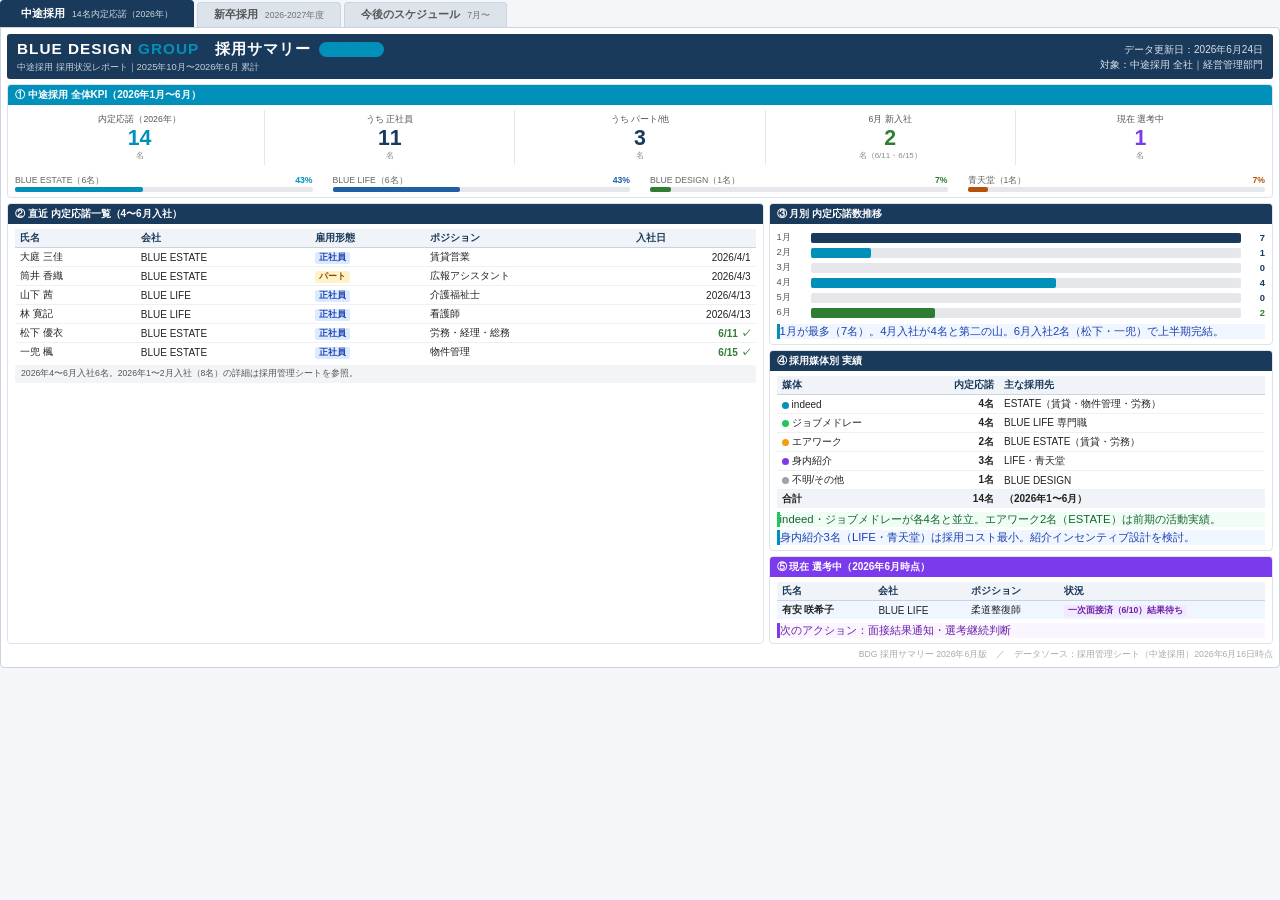
<file: recruit.html>
<!DOCTYPE html>
<html lang="ja">
<head>
<meta charset="UTF-8">
<title>BDG 採用サマリー 2026年6月</title>
<style>
  @page { size: A4 landscape; margin: 8mm; }
  * { box-sizing: border-box; margin: 0; padding: 0; }
  body { font-family: "游ゴシック体","Yu Gothic","Hiragino Kaku Gothic ProN",Arial,sans-serif; font-size: 8.5pt; color: #222; background: #f4f6f9; }

  .tab-nav { display: flex; gap: 0; margin-bottom: 0; align-items: flex-end; }
  .tab-btn { padding: 5px 16px; font-size: 8pt; font-weight: bold; cursor: pointer; border: 1px solid #c9d4e0; border-bottom: none; border-radius: 4px 4px 0 0; background: #dde3ea; color: #555; margin-right: 3px; transition: all 0.15s; }
  .tab-btn.active { background: #1A3A5C; color: #fff; border-color: #1A3A5C; padding: 6px 20px; }
  .tab-btn:hover:not(.active) { background: #c5cedb; }
  .tab-btn.green-tab { background: #1f5fa6; color: #fff; border-color: #1f5fa6; }
  .tab-btn.green-tab.active { background: #1f4e35; border-color: #1f4e35; }
  .year-badge { display: inline-block; font-size: 6.5pt; font-weight: normal; margin-left: 4px; opacity: 0.8; }

  .tab-content { display: none; }
  .tab-content.active { display: block; }
  .sheet { background: #fff; border: 1px solid #c9d4e0; border-radius: 0 4px 4px 4px; padding: 6px; }

  .header { background: #1A3A5C; color: #fff; padding: 5px 10px; display: flex; justify-content: space-between; align-items: center; margin-bottom: 5px; border-radius: 3px; }
  .header-title { font-size: 11.5pt; font-weight: bold; letter-spacing: 1px; }
  .header-title span { color: #0090BA; }
  .header-sub { font-size: 7pt; opacity: 0.75; margin-top: 1px; }
  .header-meta { font-size: 7.5pt; opacity: 0.85; text-align: right; line-height: 1.5; }
  .year-tag { display: inline-block; background: #0090BA; color: #fff; font-size: 7pt; padding: 1px 7px; border-radius: 10px; margin-left: 8px; vertical-align: middle; }

  .grid-3 { display: grid; grid-template-columns: 1fr 1fr 1fr; gap: 5px; margin-bottom: 5px; }
  .grid-2 { display: grid; grid-template-columns: 1fr 1fr; gap: 5px; margin-bottom: 5px; }
  .grid-4 { display: grid; grid-template-columns: 1fr 1fr 1fr 1fr; gap: 5px; margin-bottom: 5px; }
  .grid-32 { display: grid; grid-template-columns: 1.5fr 1fr; gap: 5px; margin-bottom: 5px; }
  .grid-23 { display: grid; grid-template-columns: 1fr 1.5fr; gap: 5px; margin-bottom: 5px; }

  .card { border: 1px solid #dde3ea; border-radius: 4px; overflow: hidden; background: #fff; }
  .card-header { background: #1A3A5C; color: #fff; font-size: 7.5pt; font-weight: bold; padding: 3px 7px; }
  .card-header.accent  { background: #0090BA; }
  .card-header.green   { background: #1f5fa6; }
  .card-header.emerald { background: #1f4e35; }
  .card-header.orange  { background: #b45309; }
  .card-header.new     { background: #7c3aed; }
  .card-body { padding: 5px 7px; }

  .kpi-row { display: flex; gap: 0; }
  .kpi-box { text-align: center; flex: 1; padding: 4px 2px; border-right: 1px solid #e5e7eb; }
  .kpi-box:last-child { border-right: none; }
  .kpi-label { font-size: 6.5pt; color: #555; margin-bottom: 2px; }
  .kpi-num   { font-size: 16pt; font-weight: bold; color: #1A3A5C; line-height: 1; }
  .kpi-num.blue   { color: #0090BA; }
  .kpi-num.green  { color: #2e7d32; }
  .kpi-num.red    { color: #dc2626; }
  .kpi-num.purple { color: #7c3aed; }
  .kpi-sub   { font-size: 6pt; color: #888; margin-top: 1px; }

  .rate-bar { margin-top: 4px; }
  .rate-bar-track { background: #e5e7eb; border-radius: 2px; height: 5px; }
  .rate-bar-fill  { border-radius: 2px; height: 5px; }
  .rate-label { display: flex; justify-content: space-between; font-size: 6.5pt; color: #666; margin-top: 1px; }

  table { width: 100%; border-collapse: collapse; font-size: 7.5pt; }
  th { background: #f0f4f8; font-weight: bold; padding: 2px 5px; text-align: left; border-bottom: 1px solid #c9d4e0; color: #1A3A5C; white-space: nowrap; }
  td { padding: 2px 5px; border-bottom: 1px solid #eef0f3; vertical-align: middle; }
  tr:last-child td { border-bottom: none; }
  td.num { text-align: right; font-variant-numeric: tabular-nums; }
  td.ctr { text-align: center; }
  .total-row { background: #f0f4f8; font-weight: bold; }
  .highlight-row { background: #eff6ff; }

  .badge { display: inline-block; border-radius: 2px; padding: 0px 4px; font-size: 6.5pt; font-weight: bold; white-space: nowrap; }
  .badge-blue   { background: #dbeafe; color: #1e40af; }
  .badge-green  { background: #dcfce7; color: #166534; }
  .badge-red    { background: #fee2e2; color: #991b1b; }
  .badge-gray   { background: #f3f4f6; color: #374151; }
  .badge-orange { background: #fef3c7; color: #92400e; }
  .badge-purple { background: #f3e8ff; color: #6b21a8; }
  .badge-teal   { background: #ccfbf1; color: #0f766e; }

  .dot { display: inline-block; width: 7px; height: 7px; border-radius: 50%; margin-right: 3px; vertical-align: middle; flex-shrink: 0; }
  .dot-green  { background: #22c55e; }
  .dot-blue   { background: #0090BA; }
  .dot-orange { background: #f59e0b; }
  .dot-gray   { background: #9ca3af; }
  .dot-red    { background: #dc2626; }
  .dot-purple { background: #7c3aed; }

  .alert-box { margin-top: 4px; padding: 3px 6px; border-radius: 3px; font-size: 7pt; }
  .alert-warn  { background: #fff7ed; border-left: 3px solid #f59e0b; color: #92400e; }
  .alert-good  { background: #f0fdf4; border-left: 3px solid #22c55e; color: #166534; }
  .alert-info  { background: #eff6ff; border-left: 3px solid #0090BA; color: #1e40af; }
  .alert-new   { background: #faf5ff; border-left: 3px solid #7c3aed; color: #6b21a8; }

  .sec-label { font-size: 7pt; font-weight: bold; color: #1A3A5C; margin: 5px 0 2px; padding-left: 4px; border-left: 3px solid #0090BA; }

  .event-row { display: flex; align-items: center; gap: 5px; padding: 2px 0; font-size: 7pt; border-bottom: 1px dotted #e5e7eb; }
  .event-row:last-child { border-bottom: none; }
  .event-date { color: #1A3A5C; font-weight: bold; white-space: nowrap; min-width: 55px; }
  .event-name { flex: 1; color: #333; }
  .event-status { white-space: nowrap; }

  .month-bar { display: flex; align-items: center; gap: 4px; margin: 2px 0; font-size: 7pt; }
  .month-label { min-width: 30px; color: #555; }
  .month-track { flex: 1; background: #e5e7eb; border-radius: 2px; height: 10px; position: relative; }
  .month-fill  { border-radius: 2px; height: 10px; }
  .month-num   { min-width: 20px; text-align: right; font-weight: bold; color: #1A3A5C; }

  .footer { text-align: right; font-size: 6.5pt; color: #aaa; margin-top: 4px; }

  @media print {
    body { background: #fff; }
    .tab-nav { display: none; }
    .tab-content { display: none !important; }
    .tab-content.active { display: block !important; }
    .sheet { border: none; padding: 0; }
  }
</style>
</head>
<body>

<!-- タブナビ -->
<div class="tab-nav">
  <div class="tab-btn active" id="tab-chuto"  onclick="switchTab('chuto')">中途採用 <span class="year-badge">14名内定応諾（2026年）</span></div>
  <div class="tab-btn"        id="tab-newgrad" onclick="switchTab('newgrad')">新卒採用 <span class="year-badge">2026-2027年度</span></div>
  <div class="tab-btn"        id="tab-outlook" onclick="switchTab('outlook')">今後のスケジュール <span class="year-badge">7月〜</span></div>
</div>

<!-- ════ TAB: 中途採用 ════ -->
<div class="tab-content active" id="content-chuto">
<div class="sheet">
  <div class="header">
    <div>
      <div class="header-title">BLUE DESIGN <span>GROUP</span>　採用サマリー<span class="year-tag">2026年6月</span></div>
      <div class="header-sub">中途採用 採用状況レポート｜2025年10月〜2026年6月 累計</div>
    </div>
    <div class="header-meta">データ更新日：2026年6月24日<br>対象：中途採用 全社｜経営管理部門</div>
  </div>

  <!-- KPI -->
  <div class="card" style="margin-bottom:5px;">
    <div class="card-header accent">① 中途採用 全体KPI（2026年1月〜6月）</div>
    <div class="card-body">
      <div class="kpi-row">
        <div class="kpi-box"><div class="kpi-label">内定応諾（2026年）</div><div class="kpi-num blue">14</div><div class="kpi-sub">名</div></div>
        <div class="kpi-box"><div class="kpi-label">うち 正社員</div><div class="kpi-num">11</div><div class="kpi-sub">名</div></div>
        <div class="kpi-box"><div class="kpi-label">うち パート/他</div><div class="kpi-num">3</div><div class="kpi-sub">名</div></div>
        <div class="kpi-box"><div class="kpi-label">6月 新入社</div><div class="kpi-num green">2</div><div class="kpi-sub">名（6/11・6/15）</div></div>
        <div class="kpi-box"><div class="kpi-label">現在 選考中</div><div class="kpi-num purple">1</div><div class="kpi-sub">名</div></div>
      </div>
      <div style="display:flex;gap:20px;margin-top:5px;">
        <div class="rate-bar" style="flex:1;">
          <div class="rate-label"><span>BLUE ESTATE（6名）</span><span style="font-weight:bold;color:#0090BA;">43%</span></div>
          <div class="rate-bar-track"><div class="rate-bar-fill" style="width:43%;background:#0090BA;"></div></div>
        </div>
        <div class="rate-bar" style="flex:1;">
          <div class="rate-label"><span>BLUE LIFE（6名）</span><span style="font-weight:bold;color:#1f5fa6;">43%</span></div>
          <div class="rate-bar-track"><div class="rate-bar-fill" style="width:43%;background:#1f5fa6;"></div></div>
        </div>
        <div class="rate-bar" style="flex:1;">
          <div class="rate-label"><span>BLUE DESIGN（1名）</span><span style="font-weight:bold;color:#2e7d32;">7%</span></div>
          <div class="rate-bar-track"><div class="rate-bar-fill" style="width:7%;background:#2e7d32;"></div></div>
        </div>
        <div class="rate-bar" style="flex:1;">
          <div class="rate-label"><span>青天堂（1名）</span><span style="font-weight:bold;color:#b45309;">7%</span></div>
          <div class="rate-bar-track"><div class="rate-bar-fill" style="width:7%;background:#b45309;"></div></div>
        </div>
      </div>
    </div>
  </div>

  <div class="grid-32">
    <!-- 会社別・ポジション別 -->
    <div class="card">
      <div class="card-header">② 直近 内定応諾一覧（4〜6月入社）</div>
      <div class="card-body">
        <table>
          <tr><th>氏名</th><th>会社</th><th>雇用形態</th><th>ポジション</th><th>入社日</th></tr>
          <tr><td>大庭 三佳</td><td>BLUE ESTATE</td><td><span class="badge badge-blue">正社員</span></td><td>賃貸営業</td><td class="num">2026/4/1</td></tr>
          <tr><td>筒井 香織</td><td>BLUE ESTATE</td><td><span class="badge badge-orange">パート</span></td><td>広報アシスタント</td><td class="num">2026/4/3</td></tr>
          <tr><td>山下 茜</td><td>BLUE LIFE</td><td><span class="badge badge-blue">正社員</span></td><td>介護福祉士</td><td class="num">2026/4/13</td></tr>
          <tr><td>林 寛記</td><td>BLUE LIFE</td><td><span class="badge badge-blue">正社員</span></td><td>看護師</td><td class="num">2026/4/13</td></tr>
          <tr><td>松下 優衣</td><td>BLUE ESTATE</td><td><span class="badge badge-blue">正社員</span></td><td>労務・経理・総務</td><td class="num" style="color:#2e7d32;font-weight:bold;">6/11 ✓</td></tr>
          <tr><td>一兜 楓</td><td>BLUE ESTATE</td><td><span class="badge badge-blue">正社員</span></td><td>物件管理</td><td class="num" style="color:#2e7d32;font-weight:bold;">6/15 ✓</td></tr>
        </table>
        <div class="alert-gray" style="margin-top:4px;padding:3px 6px;background:#f3f4f6;border-radius:3px;font-size:6.5pt;color:#555;">2026年4〜6月入社6名。2026年1〜2月入社（8名）の詳細は採用管理シートを参照。</div>
      </div>
    </div>

    <!-- 右カラム -->
    <div style="display:flex;flex-direction:column;gap:5px;">

      <!-- 月別応募推移 -->
      <div class="card">
        <div class="card-header">③ 月別 内定応諾数推移</div>
        <div class="card-body">
          <div class="month-bar"><div class="month-label">1月</div><div class="month-track"><div class="month-fill" style="width:100%;background:#1A3A5C;"></div></div><div class="month-num" style="color:#1A3A5C;font-weight:bold;">7</div></div>
          <div class="month-bar"><div class="month-label">2月</div><div class="month-track"><div class="month-fill" style="width:14%;background:#0090BA;"></div></div><div class="month-num">1</div></div>
          <div class="month-bar"><div class="month-label">3月</div><div class="month-track"><div class="month-fill" style="width:0%;background:#0090BA;"></div></div><div class="month-num">0</div></div>
          <div class="month-bar"><div class="month-label">4月</div><div class="month-track"><div class="month-fill" style="width:57%;background:#0090BA;"></div></div><div class="month-num">4</div></div>
          <div class="month-bar"><div class="month-label">5月</div><div class="month-track"><div class="month-fill" style="width:0%;background:#0090BA;"></div></div><div class="month-num">0</div></div>
          <div class="month-bar"><div class="month-label">6月</div><div class="month-track"><div class="month-fill" style="width:29%;background:#2e7d32;"></div></div><div class="month-num" style="color:#2e7d32;">2</div></div>
          <div class="alert-info" style="margin-top:5px;">1月が最多（7名）。4月入社が4名と第二の山。6月入社2名（松下・一兜）で上半期完結。</div>
        </div>
      </div>

      <!-- 媒体別 -->
      <div class="card">
        <div class="card-header">④ 採用媒体別 実績</div>
        <div class="card-body">
          <table>
            <tr><th>媒体</th><th style="text-align:right;">内定応諾</th><th>主な採用先</th></tr>
            <tr><td><span class="dot dot-blue"></span>indeed</td><td class="num"><strong>4名</strong></td><td>ESTATE（賃貸・物件管理・労務）</td></tr>
            <tr><td><span class="dot dot-green"></span>ジョブメドレー</td><td class="num"><strong>4名</strong></td><td>BLUE LIFE 専門職</td></tr>
            <tr><td><span class="dot dot-orange"></span>エアワーク</td><td class="num"><strong>2名</strong></td><td>BLUE ESTATE（賃貸・労務）</td></tr>
            <tr><td><span class="dot dot-purple"></span>身内紹介</td><td class="num"><strong>3名</strong></td><td>LIFE・青天堂</td></tr>
            <tr><td><span class="dot dot-gray"></span>不明/その他</td><td class="num"><strong>1名</strong></td><td>BLUE DESIGN</td></tr>
            <tr class="total-row"><td>合計</td><td class="num">14名</td><td>（2026年1〜6月）</td></tr>
          </table>
          <div class="alert-good" style="margin-top:4px;">indeed・ジョブメドレーが各4名と並立。エアワーク2名（ESTATE）は前期の活動実績。</div>
          <div class="alert-info" style="margin-top:3px;">身内紹介3名（LIFE・青天堂）は採用コスト最小。紹介インセンティブ設計を検討。</div>
        </div>
      </div>

      <!-- 現在選考中 -->
      <div class="card">
        <div class="card-header new">⑤ 現在 選考中（2026年6月時点）</div>
        <div class="card-body">
          <table>
            <tr><th>氏名</th><th>会社</th><th>ポジション</th><th>状況</th></tr>
            <tr class="highlight-row"><td><strong>有安 咲希子</strong></td><td>BLUE LIFE</td><td>柔道整復師</td><td><span class="badge badge-purple">一次面接済（6/10）結果待ち</span></td></tr>
          </table>
          <div class="alert-new" style="margin-top:4px;">次のアクション：面接結果通知・選考継続判断</div>
        </div>
      </div>

    </div><!-- /右カラム -->
  </div><!-- /grid-32 -->

  <div class="footer">BDG 採用サマリー 2026年6月版　／　データソース：採用管理シート（中途採用）2026年6月16日時点</div>
</div>
</div><!-- /content-chuto -->

<!-- ════ TAB: 新卒採用 ════ -->
<div class="tab-content" id="content-newgrad">
<div class="sheet">
  <div class="header">
    <div>
      <div class="header-title">BLUE DESIGN <span>GROUP</span>　新卒採用<span class="year-tag">2026-2027年度</span></div>
      <div class="header-sub">27卒・28卒 採用活動状況｜2026年5月〜2027年3月</div>
    </div>
    <div class="header-meta">データ更新日：2026年6月25日<br>対象：2027年・2028年 新卒予定者</div>
  </div>

  <!-- 新卒KPI -->
  <div class="card" style="margin-bottom:5px;">
    <div class="card-header accent">① 新卒採用 KPI（2026-2027年度　27卒・28卒）</div>
    <div class="card-body">
      <!-- 今月（6月）集計 -->
      <div class="sec-label" style="margin:0 0 3px;">今月（6月）集計</div>
      <div class="kpi-row" style="background:#f8fafc;border:1px solid #e2e8f0;border-radius:3px;margin-bottom:5px;">
        <div class="kpi-box"><div class="kpi-label">完了イベント</div><div class="kpi-num green">3</div><div class="kpi-sub">件（6/15・6/20・6/23）</div></div>
        <div class="kpi-box"><div class="kpi-label">インターン</div><div class="kpi-num">1</div><div class="kpi-sub">回（6/15 1day完了）</div></div>
        <div class="kpi-box"><div class="kpi-label">F.LAB参加</div><div class="kpi-num">2</div><div class="kpi-sub">回（6/20 WS・6/23 BIZ）</div></div>
        <div class="kpi-box"><div class="kpi-label">接触学生（6月）</div><div class="kpi-num blue">4</div><div class="kpi-sub">名（F.LAB 6/20×3・6/23×1）</div></div>
        <div class="kpi-box"><div class="kpi-label">インターン申込</div><div class="kpi-num">1</div><div class="kpi-sub">名（田中優美 6/23〜）</div></div>
        <div class="kpi-box"><div class="kpi-label">内定数（月内）</div><div class="kpi-num" style="color:#888;">—</div><div class="kpi-sub">選考前段階</div></div>
      </div>
      <!-- 年間累計 -->
      <div class="sec-label" style="margin:0 0 3px;">年間累計（2025年5月〜）</div>
      <div class="kpi-row" style="background:#f0f7ff;border:1px solid #bfdbfe;border-radius:3px;margin-bottom:5px;">
        <div class="kpi-box"><div class="kpi-label">実施イベント数</div><div class="kpi-num green">7</div><div class="kpi-sub">件完了</div></div>
        <div class="kpi-box"><div class="kpi-label">接触学生累計</div><div class="kpi-num blue">40</div><div class="kpi-sub">名（母集団）</div></div>
        <div class="kpi-box"><div class="kpi-label">インターン参加</div><div class="kpi-num">8</div><div class="kpi-sub">名（参加済み）</div></div>
        <div class="kpi-box"><div class="kpi-label">合同説明会</div><div class="kpi-num">2</div><div class="kpi-sub">校（北九大・佐賀大）</div></div>
        <div class="kpi-box"><div class="kpi-label">F.LAB参加</div><div class="kpi-num">5</div><div class="kpi-sub">回（5〜6月）</div></div>
        <div class="kpi-box"><div class="kpi-label">内定応諾</div><div class="kpi-num" style="color:#2e7d32;font-weight:bold;">1</div><div class="kpi-sub">名（松本海央 27卒）</div></div>
      </div>
      <div style="display:flex;gap:12px;margin-top:3px;">
        <div class="rate-bar" style="flex:1;">
          <div class="rate-label"><span>年間イベント計画 進捗（7/40件）</span><span style="font-weight:bold;color:#0090BA;">18%</span></div>
          <div class="rate-bar-track"><div class="rate-bar-fill" style="width:18%;background:#0090BA;"></div></div>
        </div>
        <div class="rate-bar" style="flex:1;">
          <div class="rate-label"><span>インターン参加（8名　次回：7/13）</span><span style="font-weight:bold;color:#2e7d32;">—</span></div>
          <div class="rate-bar-track"><div class="rate-bar-fill" style="width:60%;background:#2e7d32;"></div></div>
        </div>
        <div style="flex:1;font-size:6.5pt;color:#555;padding-top:2px;">
          次のアクション：<strong style="color:#0090BA;">7/6 F.LAB AI（天神）</strong>　担当：大庭・肥田
        </div>
      </div>
    </div>
  </div>

  <div class="grid-2">

    <!-- 完了イベント -->
    <div class="card">
      <div class="card-header green">② 完了済みイベント（5〜6月）</div>
      <div class="card-body">
        <div class="event-row">
          <div class="event-date">5/13</div>
          <div class="event-name">北九州市立大学　合同説明会（27卒）</div>
          <div class="event-status"><span class="badge badge-green">完了</span></div>
        </div>
        <div class="event-row">
          <div class="event-date">5/19</div>
          <div class="event-name">F.LABビジネス（博多）　全体向け</div>
          <div class="event-status"><span class="badge badge-green">完了</span></div>
        </div>
        <div class="event-row">
          <div class="event-date">5/23</div>
          <div class="event-name">F.LABワークショップ（博多）　全体向け</div>
          <div class="event-status"><span class="badge badge-green">完了</span></div>
        </div>
        <div class="event-row">
          <div class="event-date">5/31</div>
          <div class="event-name">佐賀大学　合同説明会（27卒）</div>
          <div class="event-status"><span class="badge badge-green">完了</span></div>
        </div>
        <div class="event-row">
          <div class="event-date">6/15</div>
          <div class="event-name">インターン　1day（自社）</div>
          <div class="event-status"><span class="badge badge-green">完了</span></div>
        </div>
        <div class="event-row">
          <div class="event-date">6/20</div>
          <div class="event-name">F.LABワークショップ（天神）　全体向け</div>
          <div class="event-status"><span class="badge badge-green">完了</span></div>
        </div>
        <div class="event-row">
          <div class="event-date">6/23</div>
          <div class="event-name">F.LABビジネス（今泉）　全体向け　担当：大庭・肥田</div>
          <div class="event-status"><span class="badge badge-green">完了</span></div>
        </div>
      </div>
    </div>

    <!-- 7月以降 -->
    <div class="card">
      <div class="card-header">③ 7月以降 予定イベント</div>
      <div class="card-body">
        <div class="sec-label">7月</div>
        <div class="event-row">
          <div class="event-date">7/6</div>
          <div class="event-name">F.LAB AI（天神）　全体向け</div>
          <div class="event-status"><span class="badge badge-gray">予定</span></div>
        </div>
        <div class="event-row">
          <div class="event-date">7/13</div>
          <div class="event-name">インターン　2.5day（自社）※1dayに変更検討中</div>
          <div class="event-status"><span class="badge badge-orange">調整中</span></div>
        </div>
        <div class="event-row">
          <div class="event-date">7/14</div>
          <div class="event-name">F.LABビジネス（今泉）　全体向け</div>
          <div class="event-status"><span class="badge badge-gray">予定</span></div>
        </div>
        <div class="event-row">
          <div class="event-date">7/18</div>
          <div class="event-name">F.LABワークショップ（天神）　全体向け</div>
          <div class="event-status"><span class="badge badge-gray">予定</span></div>
        </div>
        <div class="event-row">
          <div class="event-date">7/21</div>
          <div class="event-name">F.LAB AI（今泉）　全体向け</div>
          <div class="event-status"><span class="badge badge-gray">予定</span></div>
        </div>

        <div class="sec-label" style="margin-top:5px;">8月</div>
        <div class="event-row">
          <div class="event-date">8/3</div>
          <div class="event-name">F.LAB AI（天神）</div>
          <div class="event-status"><span class="badge badge-gray">予定</span></div>
        </div>
        <div class="event-row">
          <div class="event-date">8/8</div>
          <div class="event-name">F.LABワークショップ（天神）</div>
          <div class="event-status"><span class="badge badge-gray">予定</span></div>
        </div>
        <div class="event-row">
          <div class="event-date">8/24</div>
          <div class="event-name">F.LAB AI（天神）</div>
          <div class="event-status"><span class="badge badge-gray">予定</span></div>
        </div>
        <div class="event-row">
          <div class="event-date">8/28</div>
          <div class="event-name">インターン　1day（自社）※2.5dayも検討</div>
          <div class="event-status"><span class="badge badge-gray">予定</span></div>
        </div>

        <div class="alert-warn" style="margin-top:5px;">7月インターン日程（2.5day→1day）は松本くんの意見を確認の上決定。</div>
        <div class="alert-info" style="margin-top:3px;">9月以降の詳細スケジュールは確定次第更新。</div>
      </div>
    </div>
  </div>

  <!-- 母集団一覧 -->
  <div class="card" style="margin-top:5px;">
    <div class="card-header green">④ 接触学生 母集団一覧（累計40名）</div>
    <div class="card-body">
      <table>
        <tr><th>初回接触</th><th>氏名</th><th>学校</th><th>学年</th><th>経路</th><th>ステータス</th></tr>
        <tr class="highlight-row"><td>2025/9</td><td>肥田 彩加</td><td>福岡工業高校</td><td>3年</td><td>—</td><td><span class="badge badge-green">採用（4/1入社）</span></td></tr>
        <tr><td>2025/11</td><td>松本 海央</td><td>西日本工業大学</td><td>3年</td><td>会社説明会11/12</td><td><span class="badge badge-green">内定応諾（27卒）</span></td></tr>
        <tr><td>2025/11</td><td>寺本 想</td><td>西日本工業大学</td><td>3年</td><td>会社説明会11/12</td><td><span class="badge badge-blue">インターン参加済</span></td></tr>
        <tr><td>2025/11</td><td>堤 凜音南</td><td>西日本工業大学</td><td>3年</td><td>会社説明会11/12</td><td><span class="badge badge-blue">インターン参加済</span></td></tr>
        <tr><td>2025/11</td><td>佐田 桜汰</td><td>西日本工業大学</td><td>3年</td><td>会社説明会11/12</td><td><span class="badge badge-red">辞退</span></td></tr>
        <tr><td>2025/11</td><td>杉山 拓</td><td>西日本工業大学</td><td>3年</td><td>会社説明会11/12</td><td><span class="badge badge-red">辞退</span></td></tr>
        <tr><td>2026/1</td><td>久留米工業大学 9名</td><td colspan="2">（川俣・木田・小形・濱本・馬場・上村・西岡・亀山・中渡瀬）</td><td>建築備品デザイン講習</td><td><span class="badge badge-gray">接触済</span></td></tr>
        <tr><td>2026/1</td><td>藤原 輝</td><td>福岡大学</td><td>3年</td><td>インターンチラシ</td><td><span class="badge badge-gray">接触済</span></td></tr>
        <tr><td>2026/5</td><td>衣笠 琳音</td><td>北九州市立大学</td><td>—</td><td>合同説明会5/13</td><td><span class="badge badge-blue">インターン参加済</span></td></tr>
        <tr><td>2026/5</td><td>大工原 正幸</td><td>北九州市立大学</td><td>2年</td><td>F.LAB 5/23</td><td><span class="badge badge-blue">インターン参加済</span></td></tr>
        <tr><td>2026/5</td><td>小田 勝文</td><td>佐賀大学</td><td>3年</td><td>合同説明会5/31</td><td><span class="badge badge-blue">インターン参加済</span></td></tr>
        <tr><td>2026/5</td><td>北九大・佐賀大 他13名</td><td colspan="2">（大西・北山・小田結月・桑野・塚本・久冨・MOON・吉開・安崎・鬼束・吉岡・村田・荒井・松尾）</td><td>合説 / F.LAB</td><td><span class="badge badge-gray">接触済</span></td></tr>
        <tr><td>2026/6</td><td>古賀 捷克</td><td>福岡工業大学</td><td>2年</td><td>F.LAB 6/20</td><td><span class="badge badge-gray">接触済</span></td></tr>
        <tr><td>2026/6</td><td>山仲 悠斗</td><td>香椎高校</td><td>3年</td><td>F.LAB 6/20</td><td><span class="badge badge-gray">接触済</span></td></tr>
        <tr><td>2026/6</td><td>辻 陽咲</td><td>西南学院大学</td><td>1年</td><td>F.LAB 6/20</td><td><span class="badge badge-gray">接触済</span></td></tr>
        <tr><td>2026/6</td><td>田中 優美</td><td>西南学院大学</td><td>3年</td><td>F.LAB 6/23</td><td><span class="badge badge-orange">インターン申込済</span></td></tr>
        <tr style="background:#f0fdf4;font-weight:bold;"><td colspan="5">累計</td><td><span class="badge badge-green">採用確定2名</span>　<span class="badge badge-blue">インターン参加8名</span>　<span class="badge badge-gray">接触中30名</span></td></tr>
      </table>
      <div class="alert-info" style="margin-top:4px;">2025年5月接触の佐賀大3名（城山・宮本・吉田）はインターン参加済み。インターン参加計8名が主要な選考候補層。</div>
    </div>
  </div>

  <div class="footer">BDG 採用サマリー 2026年6月版　／　データソース：採用管理シート 2026-2027（2026年6月25日時点）</div>
</div>
</div><!-- /content-newgrad -->

<!-- ════ TAB: 今後のスケジュール ════ -->
<div class="tab-content" id="content-outlook">
<div class="sheet">
  <div class="header">
    <div>
      <div class="header-title">BLUE DESIGN <span>GROUP</span>　採用アクション一覧<span class="year-tag">2026年7月〜</span></div>
      <div class="header-sub">中途・新卒 統合スケジュール｜次のアクションと担当者</div>
    </div>
    <div class="header-meta">データ更新日：2026年6月24日</div>
  </div>

  <div class="grid-2">
    <!-- 直近アクション -->
    <div class="card">
      <div class="card-header accent">🔴 今すぐ対応が必要なこと</div>
      <div class="card-body">
        <div class="event-row" style="background:#fff7ed;padding:4px 6px;border-radius:3px;margin-bottom:3px;border:none;">
          <div style="font-size:9pt;">📋</div>
          <div style="flex:1;margin-left:5px;">
            <div style="font-weight:bold;font-size:8pt;">有安咲希子（LIFE・柔道整復師）選考結果通知</div>
            <div style="font-size:7pt;color:#555;margin-top:1px;">一次面接（6/10）済み。村井さんへ結果確認・候補者へ連絡。</div>
          </div>
        </div>
        <div class="event-row" style="background:#eff6ff;padding:4px 6px;border-radius:3px;margin-bottom:3px;border:none;">
          <div style="font-size:9pt;">📅</div>
          <div style="flex:1;margin-left:5px;">
            <div style="font-weight:bold;font-size:8pt;">6/23 F.LABビジネス（今泉）準備確認</div>
            <div style="font-size:7pt;color:#555;margin-top:1px;">担当：大庭・肥田。当日の持ち物・資料確認。</div>
          </div>
        </div>
        <div class="event-row" style="background:#f0fdf4;padding:4px 6px;border-radius:3px;border:none;">
          <div style="font-size:9pt;">🤝</div>
          <div style="flex:1;margin-left:5px;">
            <div style="font-weight:bold;font-size:8pt;">6月入社2名（松下・一兜）フォローアップ</div>
            <div style="font-size:7pt;color:#555;margin-top:1px;">入社1〜2週目。業務習熟状況・困りごと確認を推奨。</div>
          </div>
        </div>
      </div>
    </div>

    <!-- 7月以降の中途採用方針 -->
    <div class="card">
      <div class="card-header">📌 7月以降 中途採用 注目ポジション</div>
      <div class="card-body">
        <table>
          <tr><th>会社</th><th>ポジション</th><th>状況</th><th>媒体</th></tr>
          <tr><td>BLUE ESTATE</td><td>賃貸営業（正）</td><td><span class="badge badge-blue">随時募集</span></td><td>indeed</td></tr>
          <tr><td>BLUE ESTATE</td><td>物件管理（正）</td><td><span class="badge badge-blue">随時募集</span></td><td>indeed</td></tr>
          <tr><td>BLUE LIFE</td><td>介護職・看護師（正）</td><td><span class="badge badge-green">選考中</span></td><td>ジョブメドレー</td></tr>
          <tr><td>BLUE DESIGN</td><td>建築士・施工管理（正）</td><td><span class="badge badge-gray">潜在ニーズあり</span></td><td>HP / indeed</td></tr>
        </table>
        <div class="alert-info" style="margin-top:4px;">エアワーク：上半期に2名採用実績あり（ESTATE）。引き続き掲載継続で様子見。</div>
      </div>
    </div>
  </div>

  <div class="grid-3" style="margin-top:0;">
    <div class="card">
      <div class="card-header emerald">7月 新卒採用 予定</div>
      <div class="card-body">
        <div class="event-row"><div class="event-date">7/6 Sun</div><div class="event-name">F.LAB AI（天神）　井上・大庭</div></div>
        <div class="event-row"><div class="event-date">7/13 Mon</div><div class="event-name">インターン（日程・日数 調整中）</div></div>
        <div class="event-row"><div class="event-date">7/14 Tue</div><div class="event-name">F.LABビジネス（今泉）</div></div>
        <div class="event-row"><div class="event-date">7/18 Sat</div><div class="event-name">F.LABワークショップ（天神）</div></div>
        <div class="event-row"><div class="event-date">7/21 Tue</div><div class="event-name">F.LAB AI（今泉）</div></div>
        <div class="alert-warn" style="margin-top:4px;">7/13 インターン形式（1day / 2.5day）→ 松本くんに確認後決定。</div>
      </div>
    </div>
    <div class="card">
      <div class="card-header emerald">8月 新卒採用 予定</div>
      <div class="card-body">
        <div class="event-row"><div class="event-date">8/3 Mon</div><div class="event-name">F.LAB AI（天神）</div></div>
        <div class="event-row"><div class="event-date">8/8 Sat</div><div class="event-name">F.LABワークショップ（天神）</div></div>
        <div class="event-row"><div class="event-date">8/24 Mon</div><div class="event-name">F.LAB AI（天神）</div></div>
        <div class="event-row"><div class="event-date">8/28 Fri</div><div class="event-name">インターン　1day（自社）</div></div>
        <div class="alert-info" style="margin-top:4px;">8月インターンは2.5dayへの変更も検討中。</div>
      </div>
    </div>
    <div class="card">
      <div class="card-header">採用KPI 振り返りメモ</div>
      <div class="card-body">
        <div class="alert-good">✅ 正社員 中途 14名採用（ESTATE中心）は採用活動として高水準。</div>
        <div class="alert-good" style="margin-top:3px;">✅ BLUE LIFE：ジョブメドレーで4名の専門職採用に成功。</div>
        <div class="alert-warn" style="margin-top:3px;">⚠️ BLUE DESIGN：HP経由1名のみ。専門職採用ルートの強化が必要。</div>
        <div class="alert-warn" style="margin-top:3px;">⚠️ 青天堂：アルバイト2名のみ。飲食専門媒体の活用を検討。</div>
        <div class="alert-info" style="margin-top:3px;">ℹ️ 内定辞退数：約15名。条件面談・入社前フォロー強化で改善余地あり。</div>
      </div>
    </div>
  </div>

  <div class="footer">BDG 採用サマリー 2026年6月版　／　2026年6月24日作成</div>
</div>
</div><!-- /content-outlook -->

<script>
function switchTab(name) {
  document.querySelectorAll('.tab-content').forEach(el => el.classList.remove('active'));
  document.querySelectorAll('.tab-btn').forEach(el => el.classList.remove('active'));
  document.getElementById('content-' + name).classList.add('active');
  document.getElementById('tab-' + name).classList.add('active');
}
</script>
</body>
</html>
</file>
<file: estimate/style.css>
/* 初期費用見積書 作成ツール — style.css（BDGダッシュボードの配色規約を踏襲） */

*, *::before, *::after { box-sizing: border-box; margin: 0; padding: 0; }

:root {
  --blue:   #0090BA;
  --navy:   #1A3A5C;
  --bg:     #F2F6FA;
  --card:   #FFFFFF;
  --border: #DDE4ED;
  --text:   #1A1A2E;
  --sub:    #64748B;
  --danger: #DC2626;
  --shadow: 0 1px 3px rgba(0,0,0,.06), 0 4px 14px rgba(0,0,0,.04);
}

body {
  font-family: 'Hiragino Kaku Gothic ProN', 'Yu Gothic', 'Meiryo', sans-serif;
  background: var(--bg);
  color: var(--text);
  font-size: 13px;
  line-height: 1.5;
  min-height: 100vh;
}

.hdr {
  background: var(--navy);
  color: #fff;
  padding: 14px 24px;
  display: flex;
  justify-content: space-between;
  align-items: center;
  gap: 12px;
}
.hdr-left  { display: flex; align-items: center; gap: 12px; }
.logo-mark {
  width: 36px; height: 36px;
  background: var(--blue);
  border-radius: 7px;
  display: flex; align-items: center; justify-content: center;
  font-size: 13px; font-weight: 900; color: #fff;
  flex-shrink: 0;
}
.hdr-title      { font-size: 16px; font-weight: 700; }
.hdr-title span { color: #90D8F0; font-weight: 500; margin-left: 6px; }
.hdr-sub        { font-size: 10px; opacity: .65; margin-top: 1px; }
.hdr-right      { font-size: 11px; opacity: .75; }

.main {
  max-width: 720px;
  margin: 28px auto;
  padding: 0 20px 60px;
}

.card {
  background: var(--card);
  border: 1px solid var(--border);
  border-radius: 10px;
  box-shadow: var(--shadow);
  padding: 20px 22px;
  margin-bottom: 18px;
}
.card-title {
  font-size: 14px;
  font-weight: 700;
  color: var(--navy);
  margin-bottom: 14px;
  padding-bottom: 8px;
  border-bottom: 2px solid var(--bg);
}

.field { margin-bottom: 14px; }
.field:last-child { margin-bottom: 0; }
.field-grid {
  display: grid;
  grid-template-columns: 1fr 1fr;
  gap: 14px 16px;
}
.field-grid .field { margin-bottom: 0; }

label {
  display: block;
  font-size: 11.5px;
  font-weight: 600;
  color: var(--sub);
  margin-bottom: 5px;
}

input[type="text"],
input[type="number"],
input[type="date"],
input[type="month"],
select,
textarea {
  width: 100%;
  padding: 8px 10px;
  border: 1px solid var(--border);
  border-radius: 6px;
  font-size: 13px;
  font-family: inherit;
  color: var(--text);
  background: #fff;
}
input:focus, select:focus, textarea:focus {
  outline: none;
  border-color: var(--blue);
  box-shadow: 0 0 0 3px rgba(0,144,186,.12);
}
textarea { resize: vertical; }

.hint {
  font-size: 11px;
  color: var(--sub);
  margin-top: 4px;
  line-height: 1.5;
}

.property-preview {
  margin-top: 12px;
  padding: 12px 14px;
  background: var(--bg);
  border-radius: 8px;
  font-size: 12px;
  color: var(--sub);
  display: none;
}
.property-preview.show { display: block; }
.property-preview b { color: var(--text); }
.property-preview .pp-row { margin-bottom: 3px; }
.property-preview .pp-row:last-child { margin-bottom: 0; }

.dyn-row {
  display: grid;
  grid-template-columns: 110px 1fr 110px 1fr 56px;
  gap: 8px;
  margin-bottom: 8px;
  align-items: center;
}
.dyn-row input, .dyn-row select { font-size: 12px; padding: 7px 8px; }

.btn-add {
  margin-top: 6px;
  background: none;
  border: 1px dashed var(--blue);
  color: var(--blue);
  border-radius: 6px;
  padding: 8px 14px;
  font-size: 12px;
  font-weight: 600;
  cursor: pointer;
  font-family: inherit;
}
.btn-add:hover { background: rgba(0,144,186,.06); }

.btn-remove {
  background: none;
  border: 1px solid var(--border);
  color: var(--danger);
  border-radius: 6px;
  padding: 7px 4px;
  font-size: 11px;
  cursor: pointer;
  font-family: inherit;
}
.btn-remove:hover { background: rgba(220,38,38,.06); }

.btn-primary {
  display: block;
  width: 100%;
  background: var(--blue);
  color: #fff;
  border: none;
  border-radius: 8px;
  padding: 14px;
  font-size: 15px;
  font-weight: 700;
  cursor: pointer;
  font-family: inherit;
  box-shadow: var(--shadow);
}
.btn-primary:hover { background: var(--navy); }
.btn-primary:disabled { opacity: .5; cursor: not-allowed; }

.result {
  margin-top: 16px;
  padding: 16px 18px;
  border-radius: 8px;
  font-size: 13px;
  display: none;
}
.result.show     { display: block; }
.result.success  { background: #EAF6EE; border: 1px solid #B7E4C7; color: #16693D; }
.result.error    { background: #FDECEC; border: 1px solid #F5B5B5; color: #B42318; }
.result-row { margin-bottom: 4px; }
.result-row:last-child { margin-bottom: 0; }

.autofill-box {
  background: var(--bg);
  border: 1px solid var(--border);
  border-radius: 8px;
  padding: 14px 16px;
  margin-bottom: 18px;
}
.autofill-tabs { display: flex; gap: 6px; margin-bottom: 10px; }
.autofill-tab {
  background: none;
  border: 1px solid var(--border);
  border-radius: 6px;
  padding: 6px 12px;
  font-size: 11.5px;
  font-weight: 600;
  color: var(--sub);
  cursor: pointer;
  font-family: inherit;
}
.autofill-tab.active { background: var(--blue); border-color: var(--blue); color: #fff; }
.autofill-pane input[type="text"],
.autofill-pane textarea { width: 100%; }
.autofill-pane textarea { resize: vertical; }
#autofill-run { margin-top: 10px; }
.autofill-status-ok   { color: #16693D; }
.autofill-status-err  { color: var(--danger); }

.autofill-reference {
  margin-top: 12px;
  background: #fff;
  border: 1px solid var(--border);
  border-radius: 6px;
  padding: 10px 12px;
}
.autofill-reference-title {
  font-size: 11px;
  font-weight: 700;
  color: var(--navy);
  margin-bottom: 6px;
}
.autofill-reference pre {
  font-family: inherit;
  font-size: 11.5px;
  color: var(--text);
  white-space: pre-wrap;
  word-break: break-word;
  max-height: 180px;
  overflow-y: auto;
}

.history-item {
  display: flex;
  align-items: center;
  gap: 10px;
  padding: 9px 4px;
  border-bottom: 1px solid var(--bg);
  font-size: 12.5px;
}
.history-item:last-child { border-bottom: none; }
.history-item .hi-date { color: var(--sub); font-size: 11px; width: 90px; flex-shrink: 0; }
.history-item .hi-main { flex: 1; min-width: 0; overflow: hidden; text-overflow: ellipsis; white-space: nowrap; }
.history-item .hi-main b { color: var(--text); }
.history-item .hi-actions { display: flex; gap: 6px; flex-shrink: 0; }
.history-item .btn-add,
.history-item .btn-remove { padding: 5px 10px; font-size: 11px; margin-top: 0; }

@media (max-width: 640px) {
  .field-grid { grid-template-columns: 1fr; }
  .dyn-row { grid-template-columns: 1fr; }
  .history-item { flex-wrap: wrap; }
}
</file>
